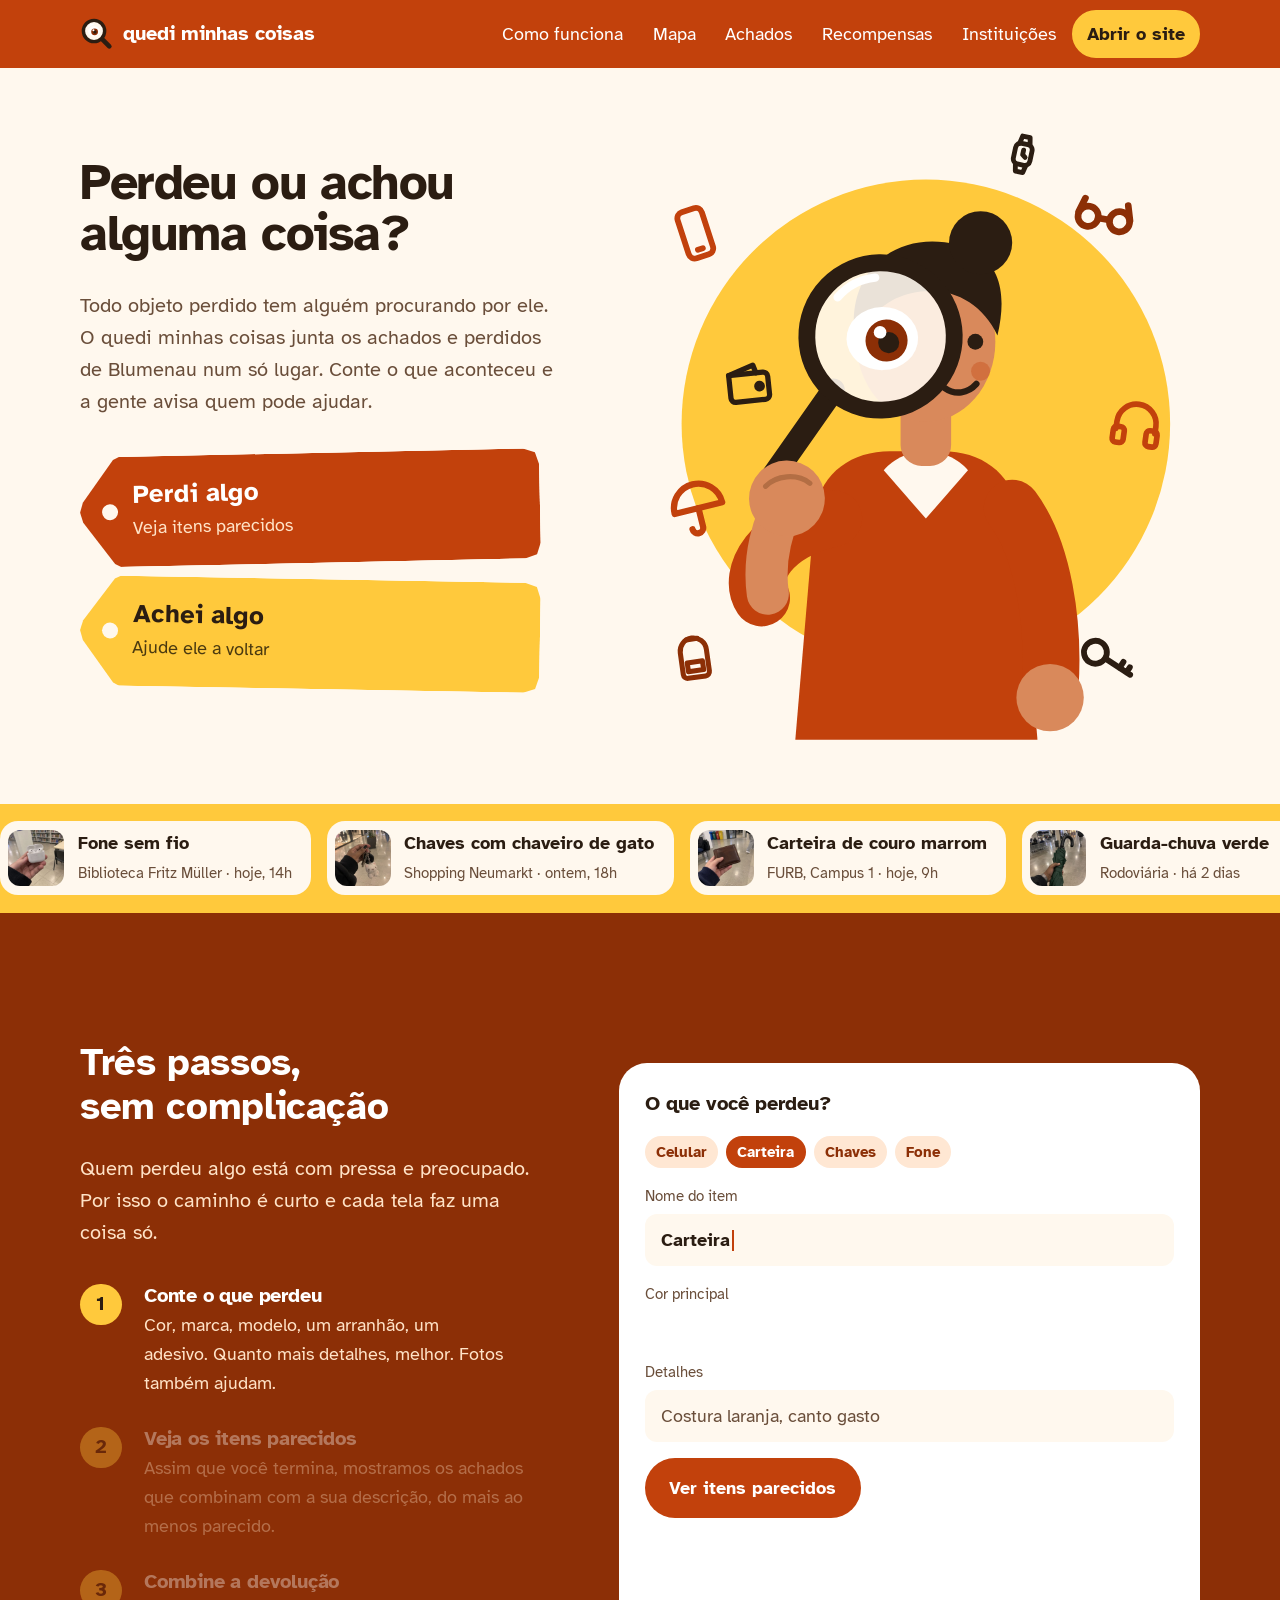
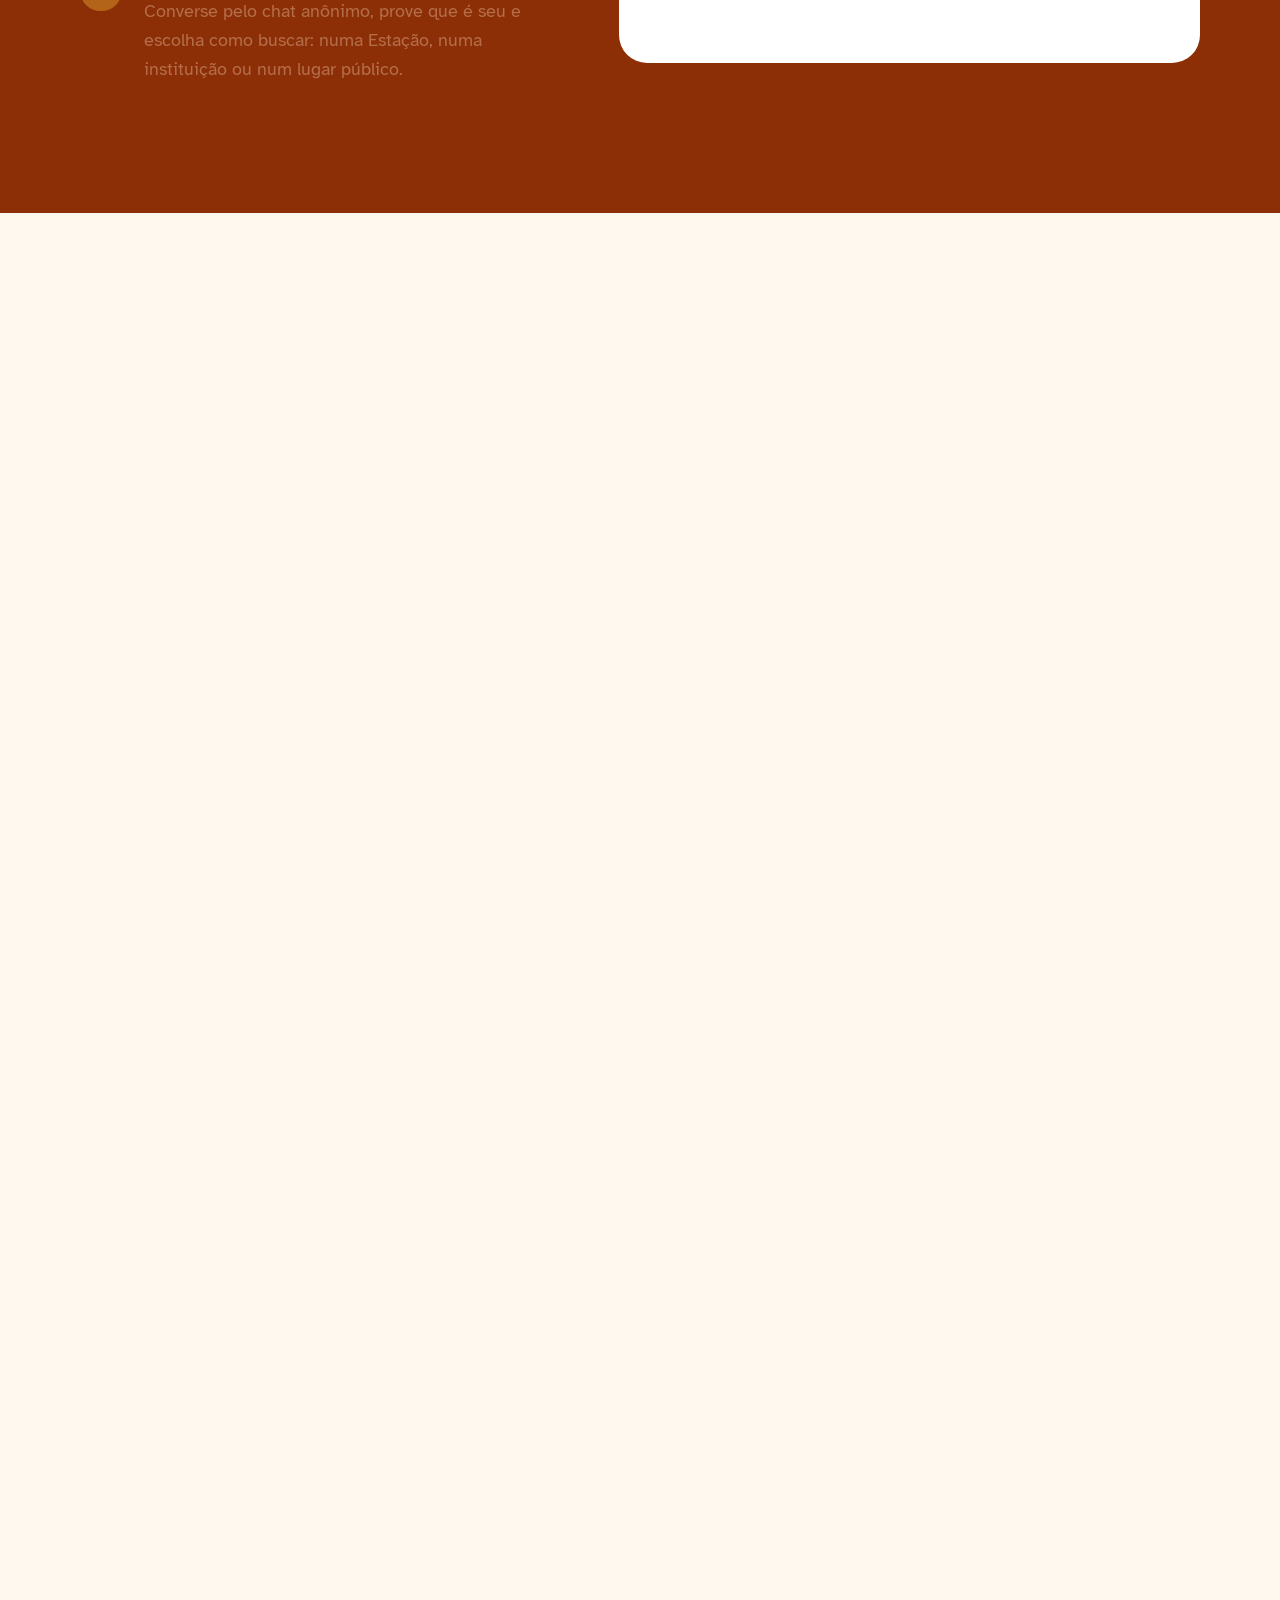
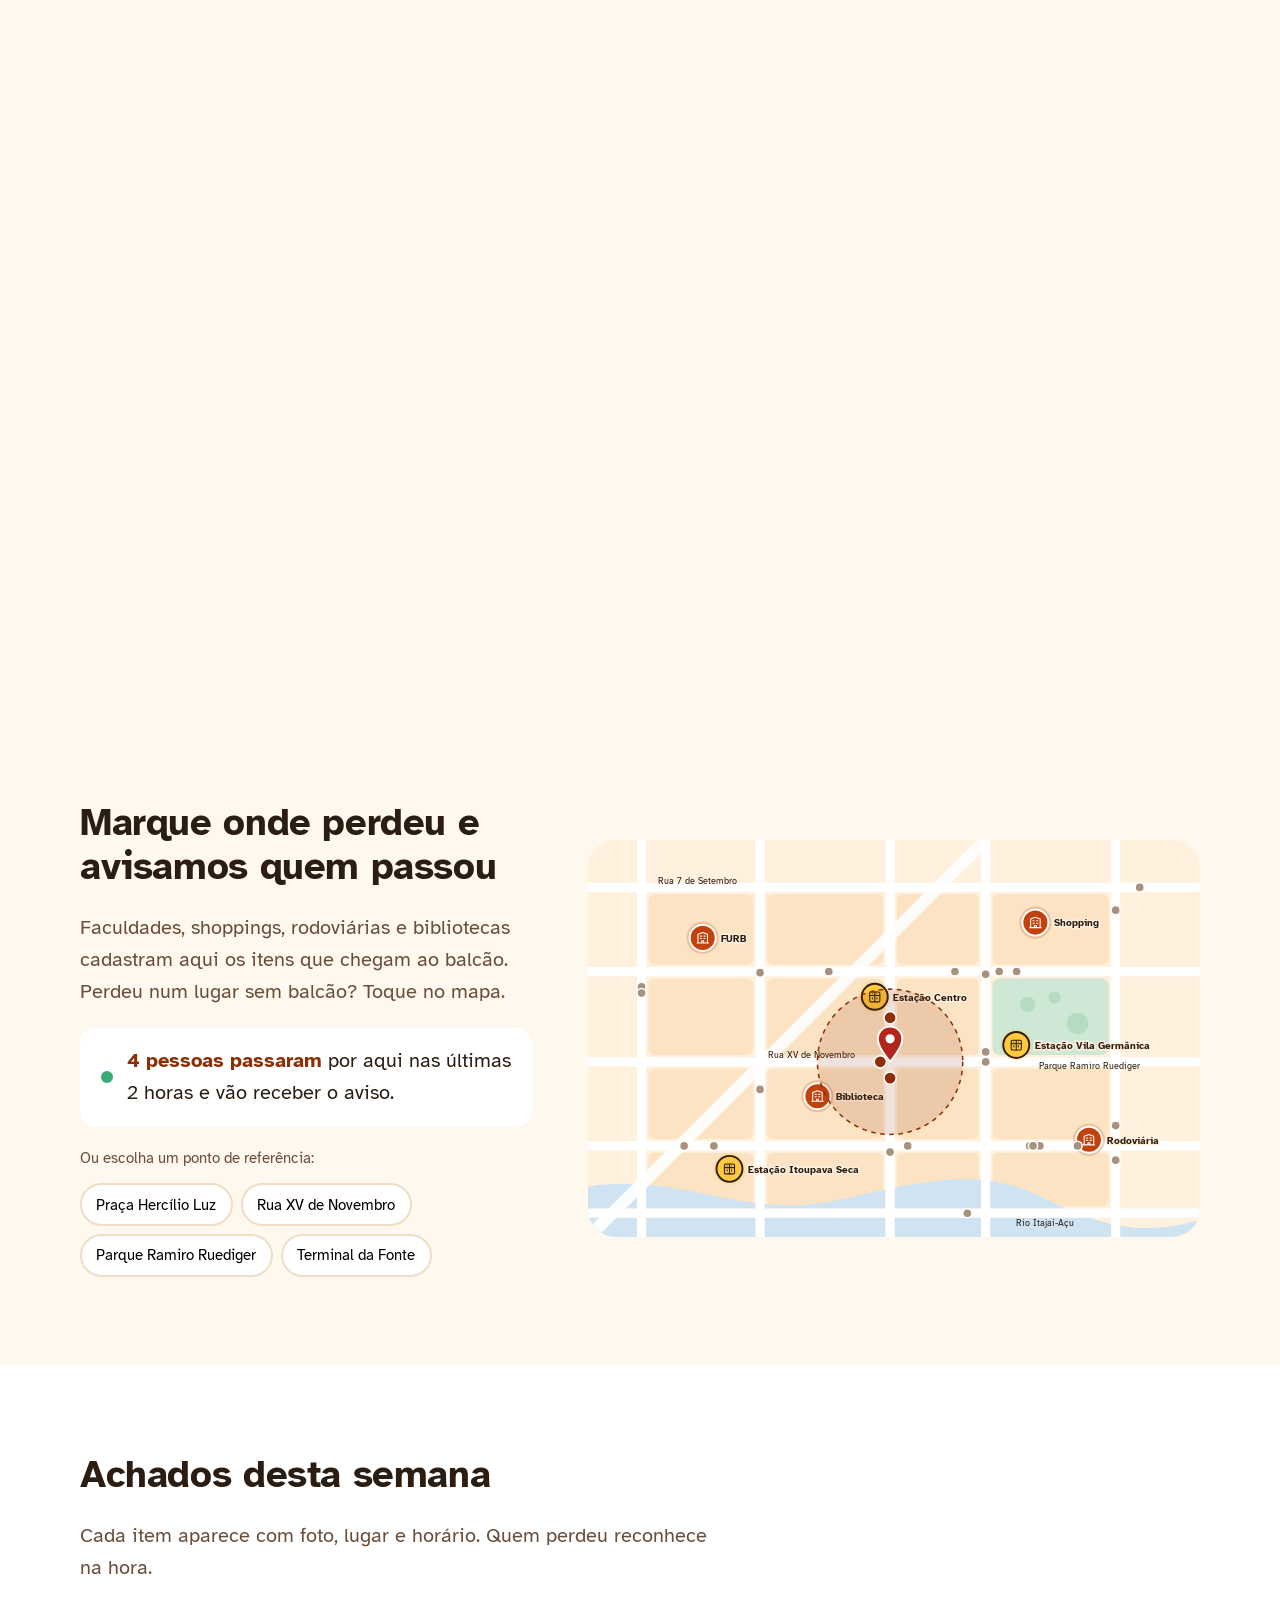
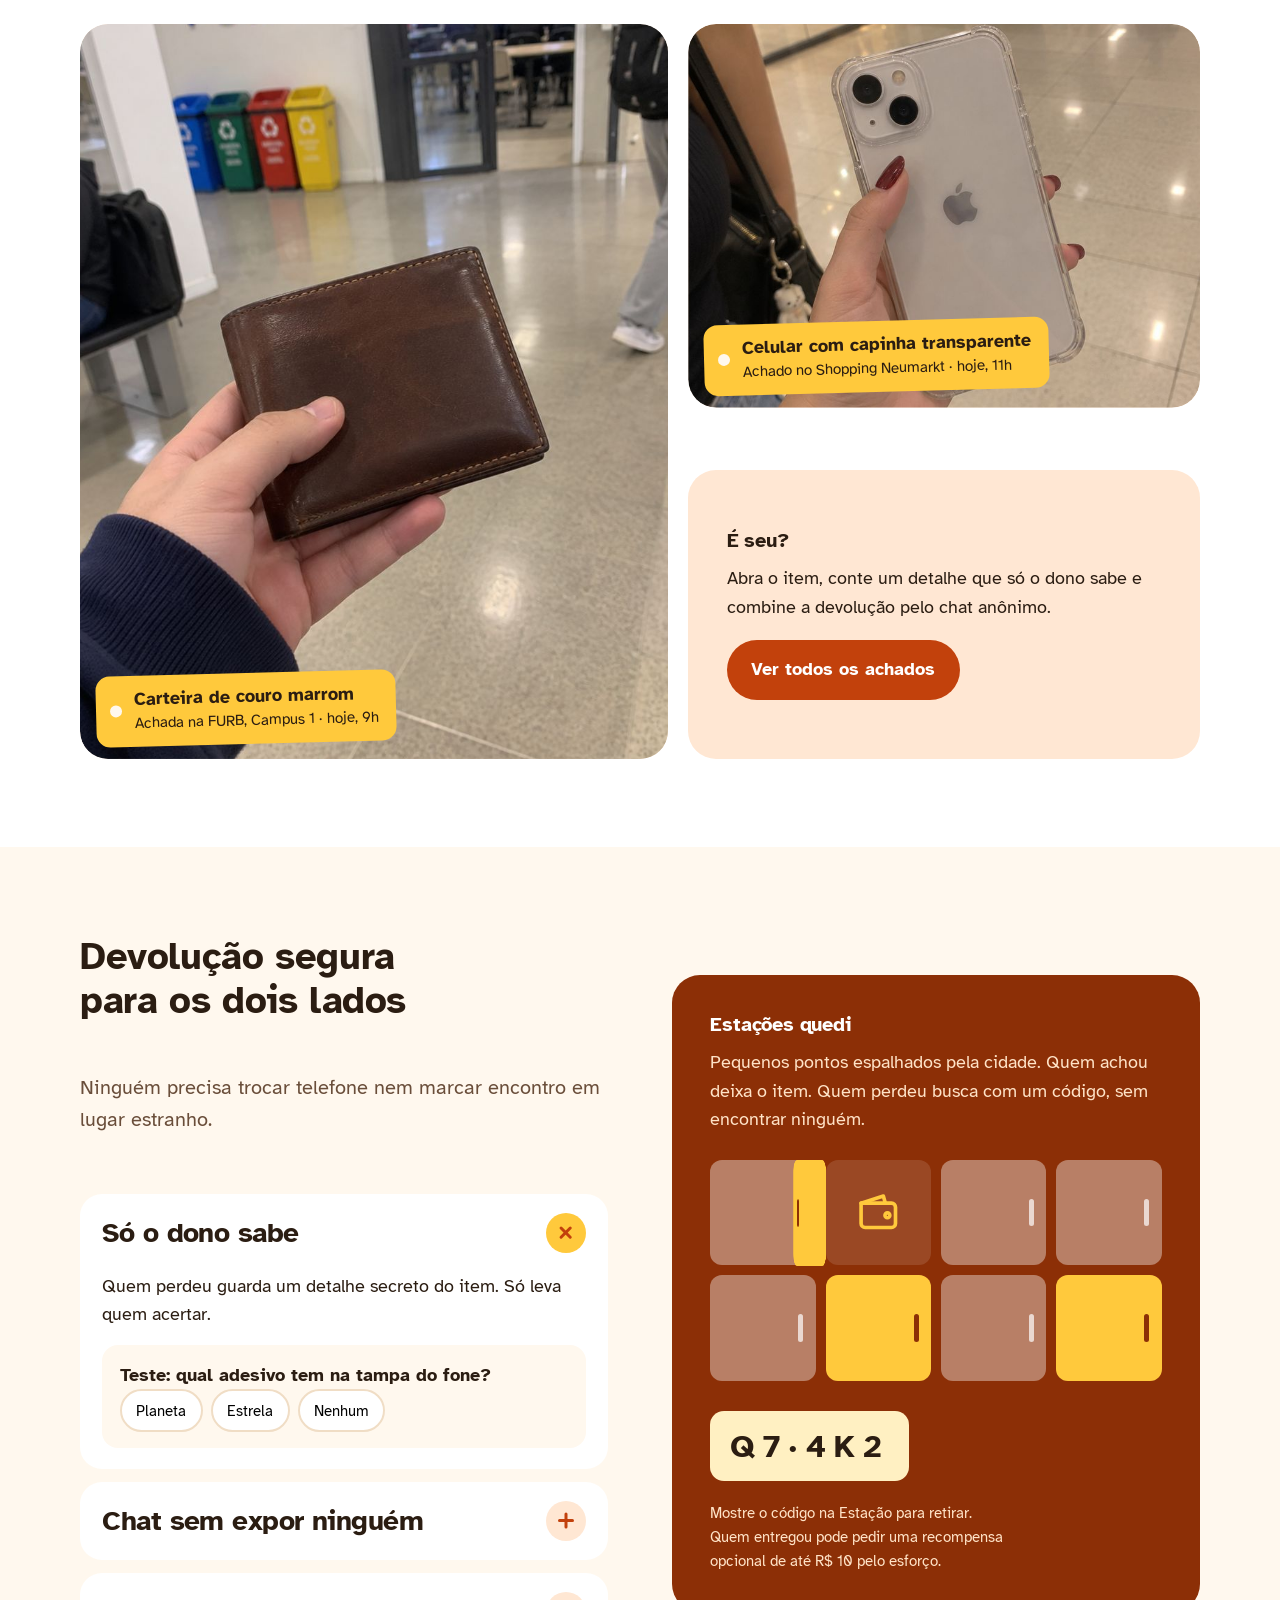
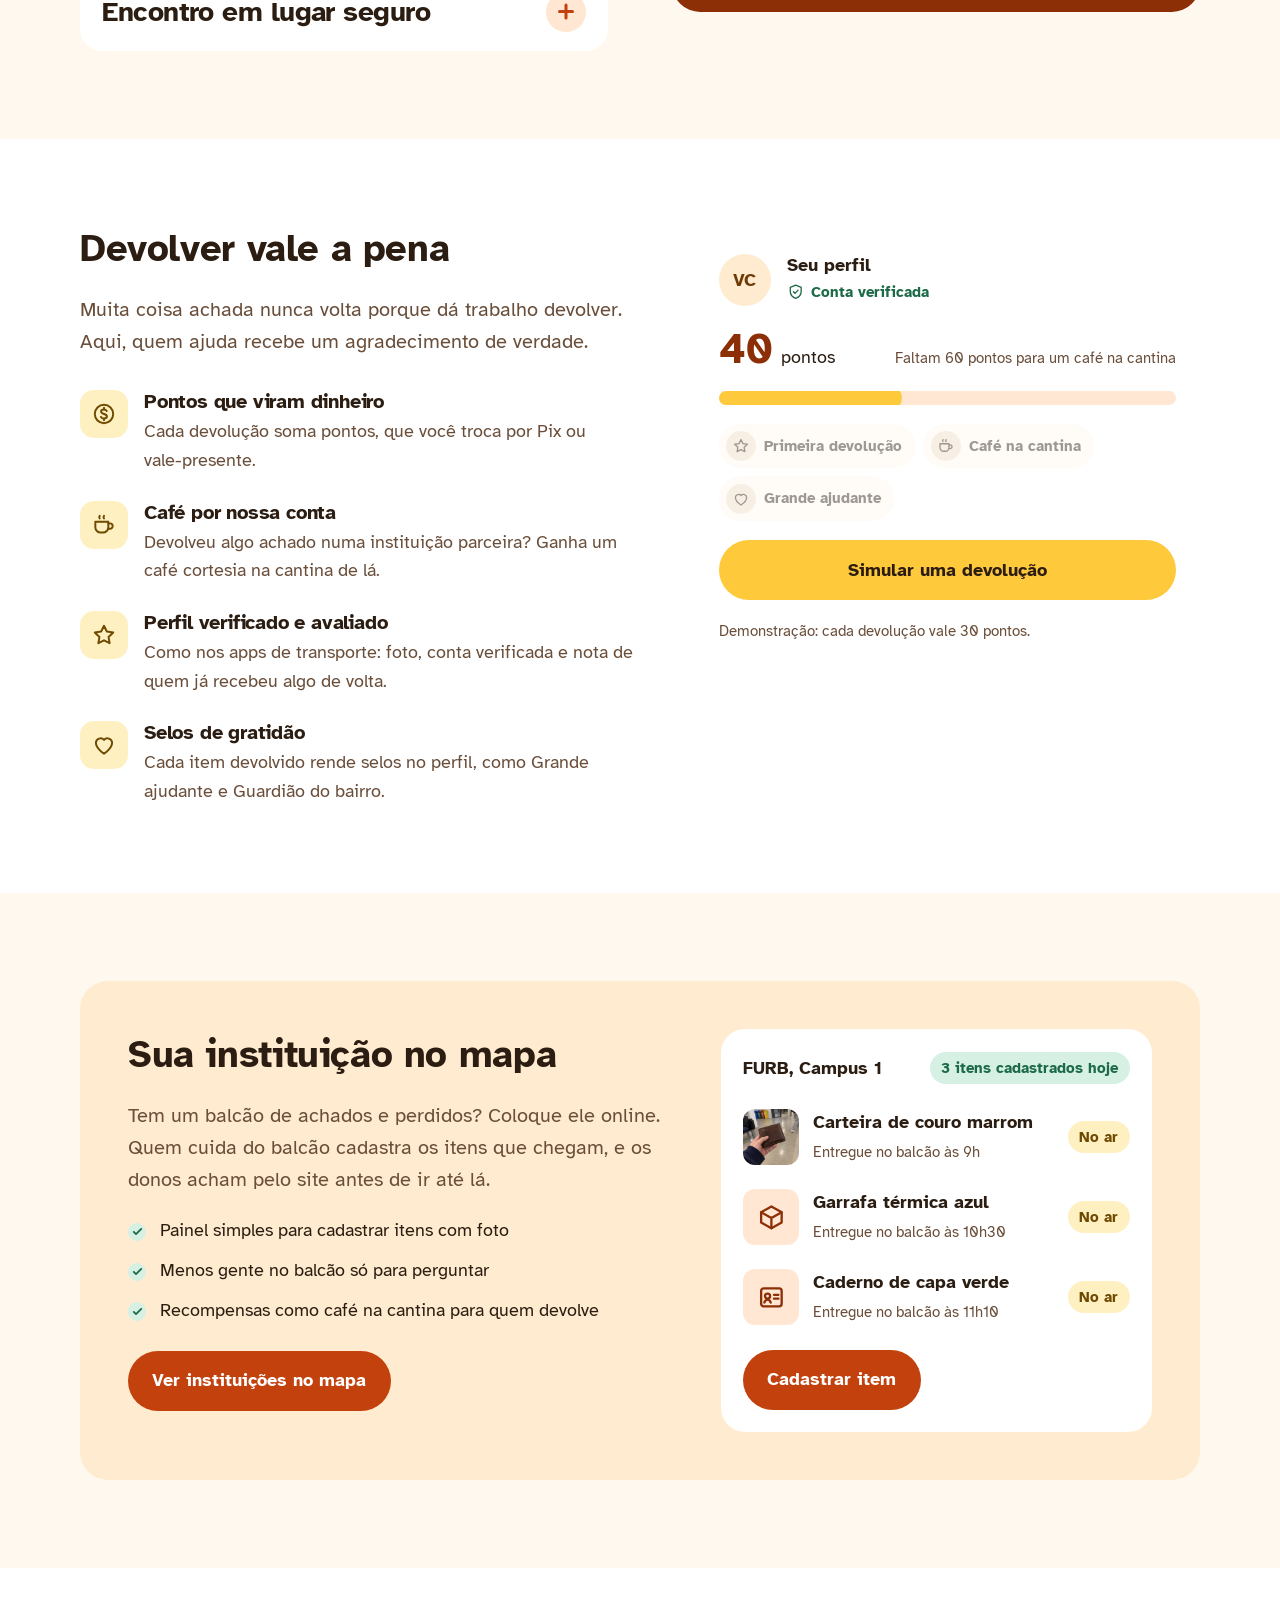
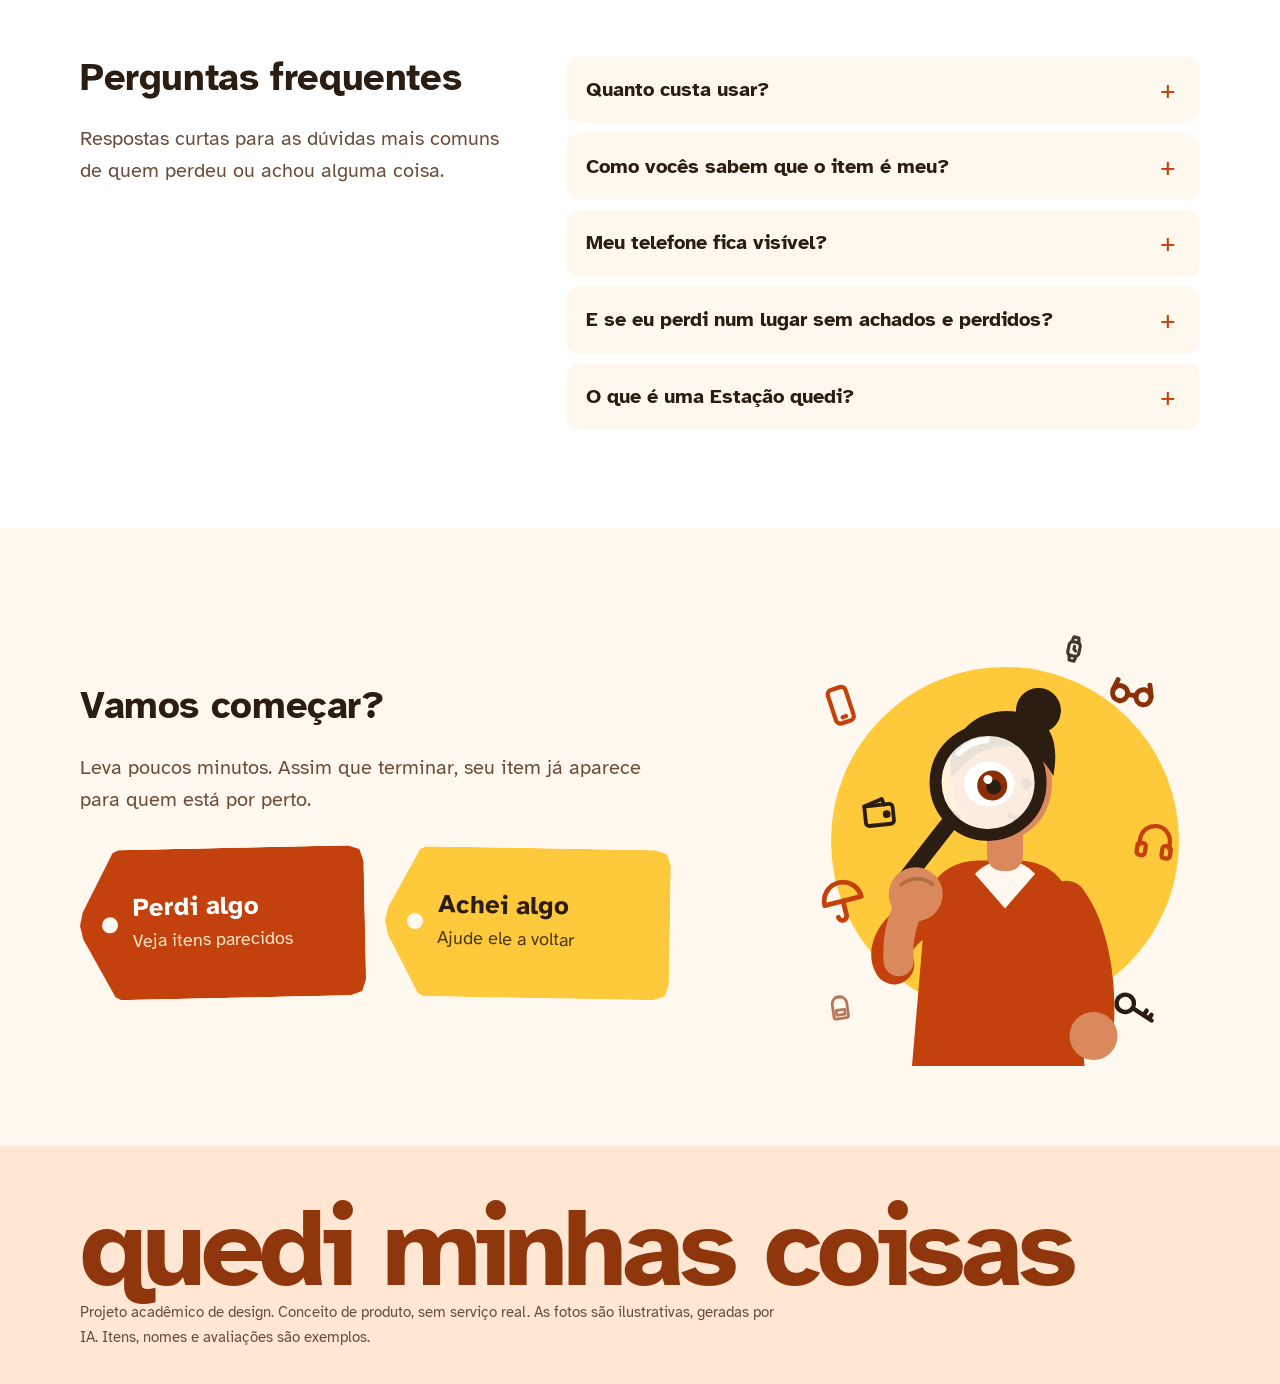
<file: index.html>
<!DOCTYPE html>
<html lang="pt-BR">
<head>
  <meta charset="utf-8">
  <meta name="viewport" content="width=device-width, initial-scale=1">
  <meta name="theme-color" content="#FFF8EE">
  <title>quedi minhas coisas: achados e perdidos de Blumenau num só lugar</title>
  <meta name="description" content="Perdeu ou achou alguma coisa? O quedi minhas coisas junta os achados e perdidos da cidade, encontra itens parecidos com o seu e ajuda na devolução segura.">
  <link rel="preconnect" href="https://fonts.googleapis.com">
  <link rel="preconnect" href="https://fonts.gstatic.com" crossorigin>
  <link href="https://fonts.googleapis.com/css2?family=Atkinson+Hyperlegible:ital,wght@0,400;0,700;1,400&display=swap" rel="stylesheet">
  <link rel="icon" href="favicon.svg" type="image/svg+xml">
  <link rel="stylesheet" href="css/style.css">
  <link rel="stylesheet" href="css/landing.css">
</head>
<body>
  <a class="skip" href="#conteudo">Pular para o conteúdo</a>
  <div class="progress-bar" aria-hidden="true"></div>

  <header class="site-head">
    <div class="wrap">
      <a class="brand" href="index.html" translate="no" data-logo><span class="brand-name">quedi minhas coisas</span></a>
      <nav class="site-nav" aria-label="Principal">
        <a href="#como-funciona">Como funciona</a>
        <a href="#mapa">Mapa</a>
        <a href="#achados">Achados</a>
        <a href="#recompensas">Recompensas</a>
        <a href="#instituicoes">Instituições</a>
        <a class="btn btn-lago btn-small" href="app.html">Abrir o site</a>
      </nav>
    </div>
  </header>

  <main id="conteudo">

    <!-- ===== HERO ===== -->
    <section class="hero">
      <div class="wrap hero-grid">
        <div>
          <h1>Perdeu ou achou alguma coisa?</h1>
          <p class="lead">Todo objeto perdido tem alguém procurando por ele. O quedi minhas coisas junta os achados e perdidos de Blumenau num só lugar. Conte o que aconteceu e a gente avisa quem pode ajudar.</p>
          <div class="tags">
            <a class="tag tag-lost" href="app.html#perdi">
              <span class="tag-text"><span class="tag-title">Perdi algo</span><span class="tag-sub">Veja itens parecidos</span></span>
            </a>
            <a class="tag tag-found" href="app.html#achei">
              <span class="tag-text"><span class="tag-title">Achei algo</span><span class="tag-sub">Ajude ele a voltar</span></span>
            </a>
          </div>
        </div>
        <div class="hero-side">
          <svg class="hero-art" viewBox="0 0 560 600" role="img" aria-label="Ilustração de uma pessoa procurando algo com uma lupa grande no olho direito">
            <!-- fundo e confetes -->
            <circle class="ha-sun" cx="300" cy="300" r="232" fill="#FFC93C"/>
            <g class="ha-bits">
              <g class="ha-bit"><g transform="rotate(-18 81 119)"><svg x="52.0" y="90.0" width="58" height="58" viewBox="0 0 24 24" fill="none" stroke="#C2410C" stroke-width="2.3" stroke-linecap="round" stroke-linejoin="round"><rect x="7" y="2.5" width="10" height="19" rx="2.5"/><path d="M11 18.5h2"/></svg></g></g>
              <g class="ha-bit"><g transform="rotate(10 470 100)"><svg x="437.0" y="67.0" width="66" height="66" viewBox="0 0 24 24" fill="none" stroke="#8C2F06" stroke-width="2.3" stroke-linecap="round" stroke-linejoin="round"><circle cx="6.5" cy="14" r="3.5"/><circle cx="17.5" cy="14" r="3.5"/><path d="M10 14h4M3 13l1.5-5M21 13l-1.5-5"/></svg></g></g>
              <g class="ha-bit"><g transform="rotate(-12 472 522)"><svg x="443.0" y="493.0" width="58" height="58" viewBox="0 0 24 24" fill="none" stroke="#2B1D12" stroke-width="2.3" stroke-linecap="round" stroke-linejoin="round"><circle cx="8" cy="9" r="4.5"/><path d="M11.3 12.2l8.2 8.3M16 17l2-2M18.3 19.3l1.7-1.7"/></svg></g></g>
              <g class="ha-bit"><g transform="rotate(-14 84 380)"><svg x="53.0" y="349.0" width="62" height="62" viewBox="0 0 24 24" fill="none" stroke="#C2410C" stroke-width="2.3" stroke-linecap="round" stroke-linejoin="round"><path d="M3 12a9 9 0 0 1 18 0z"/><path d="M12 12v7a2 2 0 0 1-4 0"/></svg></g></g>
              <g class="ha-bit"><g transform="rotate(8 500 300)"><svg x="472.0" y="272.0" width="56" height="56" viewBox="0 0 24 24" fill="none" stroke="#C2410C" stroke-width="2.3" stroke-linecap="round" stroke-linejoin="round"><path d="M4 15v-3a8 8 0 0 1 16 0v3"/><rect x="3" y="14" width="4.5" height="6.5" rx="1.5"/><rect x="16.5" y="14" width="4.5" height="6.5" rx="1.5"/></svg></g></g>
              <g class="ha-bit"><g transform="rotate(-6 132 262)"><svg x="106.0" y="236.0" width="52" height="52" viewBox="0 0 24 24" fill="none" stroke="#2B1D12" stroke-width="2.3" stroke-linecap="round" stroke-linejoin="round"><path d="M3.5 7.5h15a2 2 0 0 1 2 2v8a2 2 0 0 1-2 2h-13a2 2 0 0 1-2-2z"/><path d="M3.5 7.5l11-3.5 1 3.5"/><circle cx="16.5" cy="13.5" r="1.2"/></svg></g></g>
              <g class="ha-bit"><g transform="rotate(12 392 44)"><svg x="368.0" y="20.0" width="48" height="48" viewBox="0 0 24 24" fill="none" stroke="#2B1D12" stroke-width="2.3" stroke-linecap="round" stroke-linejoin="round"><rect x="8" y="7" width="8" height="10" rx="2.5"/><path d="M9.5 7l.7-3.5h3.6l.7 3.5M9.5 17l.7 3.5h3.6l.7-3.5"/><path d="M12 10v2.2l1.4 1"/></svg></g></g>
              <g class="ha-bit"><g transform="rotate(-8 80 522)"><svg x="55.0" y="497.0" width="50" height="50" viewBox="0 0 24 24" fill="none" stroke="#8C2F06" stroke-width="2.3" stroke-linecap="round" stroke-linejoin="round"><path d="M6 9a6 6 0 0 1 12 0v10a2 2 0 0 1-2 2H8a2 2 0 0 1-2-2z"/><path d="M9.5 3.5h5M8.5 14h7v4h-7z"/></svg></g></g>
            </g>
            <!-- corpo -->
            <g class="ha-body">
              <path d="M176 600l18-212c4-40 34-62 72-62h50c38 0 68 22 72 62l18 212z" fill="#C2410C"/>
              <path d="M300 326c26 0 40 18 40 18l-40 46-40-46s14-18 40-18z" fill="#FFF8EE"/>
              <!-- braço que descansa -->
              <path d="M382 380c30 40 40 110 36 170" fill="none" stroke="#C2410C" stroke-width="54" stroke-linecap="round"/>
              <circle cx="418" cy="560" r="32" fill="#D9895B"/>
              <!-- pescoço e cabeça -->
              <rect x="276" y="270" width="48" height="70" rx="20" fill="#D9895B"/>
              <g class="ha-head">
              <ellipse cx="300" cy="222" rx="66" ry="76" fill="#D9895B"/>
              <path d="M232 214c-6-64 44-98 98-84 40 10 48 44 38 86-16-34-48-48-82-40-20 4-38 20-54 38z" fill="#2B1D12"/>
              <circle cx="352" cy="128" r="30" fill="#2B1D12"/>
              <!-- olho esquerdo e boca -->
              <circle class="ha-eye-l" cx="347" cy="222" r="7.5" fill="#2B1D12"/>
              <circle class="ha-eye-r" cx="266" cy="226" r="7" fill="#2B1D12"/>
              <path class="ha-mouth" d="M318 266c10 7 22 5 30-4" fill="none" stroke="#2B1D12" stroke-width="6" stroke-linecap="round"/>
              <circle class="ha-cheek" cx="352" cy="250" r="9" fill="#C2410C" opacity=".35"/>
              </g>
            </g>
            <!-- braço com a lupa no olho direito -->
            <g class="ha-lens">
              <path d="M214 392c-60 10-84 52-70 74" fill="none" stroke="#C2410C" stroke-width="54" stroke-linecap="round"/>
              <path d="M150 462c-4-34 6-66 20-90" fill="none" stroke="#D9895B" stroke-width="40" stroke-linecap="round"/>
              <path d="M150 360l66-90" stroke="#2B1D12" stroke-width="22" stroke-linecap="round"/>
              <circle cx="170" cy="372" r="36" fill="#D9895B"/>
              <path d="M150 360c10-10 30-12 42-2" fill="none" stroke="#B36E44" stroke-width="5" stroke-linecap="round"/>
              <circle cx="262" cy="220" r="70" fill="#FFF8EE" fill-opacity=".9" stroke="#2B1D12" stroke-width="16"/>
              <g class="ha-eye">
                <ellipse cx="262" cy="222" rx="34" ry="30" fill="#fff"/>
                <circle cx="266" cy="224" r="20" fill="#8C2F06"/>
                <circle cx="268" cy="226" r="10" fill="#2B1D12"/>
                <circle cx="260" cy="216" r="6" fill="#fff"/>
              </g>
              <path d="M222 182a54 54 0 0 1 36-18" fill="none" stroke="#fff" stroke-width="8" stroke-linecap="round"/>
            </g>
          </svg>
        </div>
      </div>
    </section>

    <!-- ===== FAIXA DE ACHADOS ===== -->
    <section class="marquee" aria-label="Itens achados agora">
      <div class="marquee-track">
        <ul class="m-set">
          <li class="m-item"><img src="assets/img/fone-biblioteca-sq.jpg" width="360" height="360" alt=""><span><strong>Fone sem fio</strong><br><small>Biblioteca Fritz Müller · hoje, 14h</small></span></li>
          <li class="m-item"><img src="assets/img/chaves-shopping-sq.jpg" width="360" height="360" alt=""><span><strong>Chaves com chaveiro de gato</strong><br><small>Shopping Neumarkt · ontem, 18h</small></span></li>
          <li class="m-item"><img src="assets/img/carteira-furb-sq.jpg" width="360" height="360" alt=""><span><strong>Carteira de couro marrom</strong><br><small>FURB, Campus 1 · hoje, 9h</small></span></li>
          <li class="m-item"><img src="assets/img/guardachuva-rodoviaria-sq.jpg" width="360" height="360" alt=""><span><strong>Guarda-chuva verde</strong><br><small>Rodoviária · há 2 dias</small></span></li>
          <li class="m-item"><img src="assets/img/celular-shopping-sq.jpg" width="360" height="360" alt=""><span><strong>Celular com capinha transparente</strong><br><small>Shopping Neumarkt · hoje, 11h</small></span></li>
          <li class="m-item"><img src="assets/img/oculos-furb-sq.jpg" width="360" height="360" alt=""><span><strong>Óculos de grau</strong><br><small>FURB, Campus 1 · há 4 dias</small></span></li>
          <li class="m-item"><img src="assets/img/mochila-biblioteca-sq.jpg" width="360" height="360" alt=""><span><strong>Mochila azul-marinho</strong><br><small>Biblioteca Fritz Müller · ontem, 16h</small></span></li>
          <li class="m-item"><img src="assets/img/portacartoes-neumarkt-sq.jpg" width="360" height="360" alt=""><span><strong>Porta-cartões marrom</strong><br><small>Shopping Neumarkt · há 3 dias</small></span></li>
        </ul>
      </div>
    </section>

    <!-- ===== COMO FUNCIONA (tela fixa com o protótipo animado) ===== -->
    <section class="story" id="como-funciona" aria-labelledby="t-story">
      <div class="wrap story-grid">
        <div class="story-text">
          <h2 id="t-story">Três passos, sem complicação</h2>
          <p class="lead">Quem perdeu algo está com pressa e preocupado. Por isso o caminho é curto e cada tela faz uma coisa só.</p>
          <ol class="story-steps">
            <li><h3>Conte o que perdeu</h3><p>Cor, marca, modelo, um arranhão, um adesivo. Quanto mais detalhes, melhor. Fotos também ajudam.</p></li>
            <li><h3>Veja os itens parecidos</h3><p>Assim que você termina, mostramos os achados que combinam com a sua descrição, do mais ao menos parecido.</p></li>
            <li><h3>Combine a devolução</h3><p>Converse pelo chat anônimo, prove que é seu e escolha como buscar: numa Estação, numa instituição ou num lugar público.</p></li>
          </ol>
        </div>

        <div class="story-stage" aria-hidden="true">
          <div class="screen screen-0" data-ui>
            <p class="screen-title">O que você perdeu?</p>
            <div class="chip-row"><span class="chip">Celular</span><span class="chip is-pick">Carteira</span><span class="chip">Chaves</span><span class="chip">Fone</span></div>
            <div class="mock-field"><span class="mock-label">Nome do item</span><span class="mock-input"><span data-type>Carteira de couro marrom</span><i class="caret"></i></span></div>
            <div class="mock-field"><span class="mock-label">Cor principal</span><div class="dots"><i style="--c:#222"></i><i style="--c:#fff"></i><i style="--c:#2F6DB5"></i><i class="is-pick" style="--c:#8A5A3B"></i><i style="--c:#C8413B"></i></div></div>
            <div class="mock-field"><span class="mock-label">Detalhes</span><span class="mock-input mock-soft">Costura laranja, canto gasto</span></div>
            <span class="btn btn-lago mock-btn">Ver itens parecidos</span>
          </div>

          <div class="screen screen-1" data-ui>
            <div class="hope"><span class="hope-dot"></span><span>Encontramos <strong>3 itens parecidos</strong> com a sua carteira.</span></div>
            <ul class="mock-list">
              <li class="match-row"><img class="thumb-photo" src="assets/img/carteira-furb-sq.jpg" width="360" height="360" alt=""><div><strong>Carteira de couro marrom</strong><br><span class="muted small">FURB · hoje, 9h</span><div class="bar"><span style="--p:.94"></span></div></div><div class="match-pct"><span data-pct="94">94%</span><small>parecido</small></div></li>
              <li class="match-row"><img class="thumb-photo" src="assets/img/carteira-rodoviaria-sq.jpg" width="360" height="360" alt=""><div><strong>Carteira preta com zíper</strong><br><span class="muted small">Rodoviária · 2 dias</span><div class="bar"><span style="--p:.63"></span></div></div><div class="match-pct"><span data-pct="63">63%</span><small>parecido</small></div></li>
              <li class="match-row"><img class="thumb-photo" src="assets/img/portacartoes-neumarkt-sq.jpg" width="360" height="360" alt=""><div><strong>Porta-cartões marrom</strong><br><span class="muted small">Shopping Neumarkt · 3 dias</span><div class="bar"><span style="--p:.48"></span></div></div><div class="match-pct"><span data-pct="48">48%</span><small>parecido</small></div></li>
            </ul>
          </div>

          <div class="screen screen-2" data-ui>
            <div class="chip chip-menta">Dono confirmado</div>
            <div class="chat-mock">
              <div class="msg them"><small>Marina (quem achou)</small>Achei hoje cedo na FURB e guardei direitinho.</div>
              <div class="msg me"><small>Você</small>Que alívio! Posso buscar numa Estação?</div>
              <div class="msg them"><small>Marina (quem achou)</small>Pode sim. Deixo lá até as 18h.</div>
            </div>
            <div class="pickup">
              <div class="code">Q7·4K2</div>
              <p class="muted small">Código de retirada na Estação quedi Centro, na Rua XV de Novembro</p>
            </div>
          </div>
        </div>
      </div>
    </section>

    <!-- ===== MAPA VIVO ===== -->
    <section class="section" id="mapa" aria-labelledby="t-mapa">
      <div class="wrap map-live">
        <div class="map-copy">
          <h2 id="t-mapa" data-reveal>Marque onde perdeu e avisamos quem passou</h2>
          <p class="lead" data-reveal>Faculdades, shoppings, rodoviárias e bibliotecas cadastram aqui os itens que chegam ao balcão. Perdeu num lugar sem balcão? Toque no mapa.</p>
          <div class="hope hope-big" data-reveal aria-live="polite">
            <span class="hope-dot" aria-hidden="true"></span>
            <span id="notified">Toque no mapa para ver quantas pessoas seriam avisadas.</span>
          </div>
          <p class="muted small" data-reveal style="margin:1.2rem 0 .6rem">Ou escolha um ponto de referência:</p>
          <div class="landmarks" id="landmarks" data-reveal></div>
        </div>
        <div class="map-live-box" id="live-map" data-reveal></div>
      </div>
    </section>

    <!-- ===== ACHADOS DA SEMANA ===== -->
    <section class="section section-alt" id="achados" aria-labelledby="t-achados">
      <div class="wrap">
        <div class="section-head">
          <h2 id="t-achados" data-reveal>Achados desta semana</h2>
          <p class="lead" data-reveal>Cada item aparece com foto, lugar e horário. Quem perdeu reconhece na hora.</p>
        </div>
        <div class="found-wall">
          <figure class="found-big">
            <img src="assets/img/carteira-furb.jpg" width="960" height="1280" loading="lazy" alt="Mão segurando uma carteira de couro marrom no saguão da FURB">
            <figcaption class="photo-tag">Carteira de couro marrom<br><span>Achada na FURB, Campus 1 · hoje, 9h</span></figcaption>
          </figure>
          <figure class="found-small">
            <img src="assets/img/celular-shopping.jpg" width="960" height="1280" loading="lazy" alt="Mão segurando um celular branco com capinha transparente num corredor de shopping">
            <figcaption class="photo-tag">Celular com capinha transparente<br><span>Achado no Shopping Neumarkt · hoje, 11h</span></figcaption>
          </figure>
          <div class="found-note" data-reveal>
            <h3>É seu?</h3>
            <p>Abra o item, conte um detalhe que só o dono sabe e combine a devolução pelo chat anônimo.</p>
            <a class="btn btn-lago" href="app.html#inicio">Ver todos os achados</a>
          </div>
        </div>
      </div>
    </section>

    <!-- ===== DEVOLUÇÃO SEGURA + ESTAÇÃO ===== -->
    <section class="section" id="seguranca" aria-labelledby="t-seg">
      <div class="wrap station-grid">
        <div class="station-copy">
          <h2 id="t-seg" data-reveal>Devolução segura para os dois lados</h2>
          <p class="lead" data-reveal>Ninguém precisa trocar telefone nem marcar encontro em lugar estranho.</p>
          <div class="safe" data-reveal>
            <div class="safe-item is-open">
              <h3><button type="button" class="safe-btn" aria-expanded="true" aria-controls="safe-1" id="safe-b1">Só o dono sabe<span class="safe-plus" aria-hidden="true"></span></button></h3>
              <div class="safe-body" id="safe-1" role="region" aria-labelledby="safe-b1"><div class="safe-inner">
                <p>Quem perdeu guarda um detalhe secreto do item. Só leva quem acertar.</p>
                <div class="safe-demo" data-ui>
                  <p class="safe-q">Teste: qual adesivo tem na tampa do fone?</p>
                  <div class="safe-opts">
                    <button type="button" class="map-filter" data-ans="0">Planeta</button>
                    <button type="button" class="map-filter" data-ans="1">Estrela</button>
                    <button type="button" class="map-filter" data-ans="0">Nenhum</button>
                  </div>
                  <p class="safe-res" aria-live="polite"></p>
                </div>
              </div></div>
            </div>
            <div class="safe-item">
              <h3><button type="button" class="safe-btn" aria-expanded="false" aria-controls="safe-2" id="safe-b2">Chat sem expor ninguém<span class="safe-plus" aria-hidden="true"></span></button></h3>
              <div class="safe-body" id="safe-2" role="region" aria-labelledby="safe-b2"><div class="safe-inner">
                <p>Vocês combinam tudo pelo site. Telefone e endereço ficam escondidos.</p>
                <div class="safe-demo safe-chat" data-ui>
                  <p class="bubble them"><b>M.</b> Achei seu fone na biblioteca!</p>
                  <p class="bubble me"><b>Você</b> Que alívio! Meu número é <span class="masked">(47) 9••••-••••</span></p>
                  <p class="safe-res is-ok">Dados pessoais escondidos automaticamente.</p>
                </div>
              </div></div>
            </div>
            <div class="safe-item">
              <h3><button type="button" class="safe-btn" aria-expanded="false" aria-controls="safe-3" id="safe-b3">Encontro em lugar seguro<span class="safe-plus" aria-hidden="true"></span></button></h3>
              <div class="safe-body" id="safe-3" role="region" aria-labelledby="safe-b3"><div class="safe-inner">
                <p>Se forem se encontrar, sugerimos lugares movimentados e horário comercial.</p>
                <div class="safe-demo" data-ui>
                  <p class="safe-q">Escolha onde combinar:</p>
                  <div class="safe-opts">
                    <button type="button" class="map-filter" data-meet="Shopping Neumarkt, às 15h">Shopping, 15h</button>
                    <button type="button" class="map-filter" data-meet="Biblioteca Fritz Müller, às 10h">Biblioteca, 10h</button>
                    <button type="button" class="map-filter" data-meet="Estação quedi Centro, quando quiser">Estação quedi</button>
                  </div>
                  <p class="safe-res" aria-live="polite"></p>
                </div>
              </div></div>
            </div>
          </div>
        </div>

        <div class="station-card" data-reveal>
          <h3>Estações quedi</h3>
          <p>Pequenos pontos espalhados pela cidade. Quem achou deixa o item. Quem perdeu busca com um código, sem encontrar ninguém.</p>
          <div class="lockers-live" role="group" aria-label="Compartimentos de uma Estação quedi. Toque para abrir.">
            <button class="locker" type="button" aria-expanded="false" aria-label="Abrir compartimento vazio"><span class="inside"></span><span class="door"></span></button>
            <button class="locker is-full" type="button" aria-expanded="false" aria-label="Abrir compartimento com uma carteira"><span class="inside" data-icon="carteira"></span><span class="door"></span></button>
            <button class="locker" type="button" aria-expanded="false" aria-label="Abrir compartimento vazio"><span class="inside"></span><span class="door"></span></button>
            <button class="locker" type="button" aria-expanded="false" aria-label="Abrir compartimento vazio"><span class="inside"></span><span class="door"></span></button>
            <button class="locker" type="button" aria-expanded="false" aria-label="Abrir compartimento vazio"><span class="inside"></span><span class="door"></span></button>
            <button class="locker is-full" type="button" aria-expanded="false" aria-label="Abrir compartimento com chaves"><span class="inside" data-icon="chaves"></span><span class="door"></span></button>
            <button class="locker" type="button" aria-expanded="false" aria-label="Abrir compartimento vazio"><span class="inside"></span><span class="door"></span></button>
            <button class="locker is-full" type="button" aria-expanded="false" aria-label="Abrir compartimento com um fone"><span class="inside" data-icon="fone"></span><span class="door"></span></button>
          </div>
          <div class="station-foot">
            <div>
              <div class="code" id="station-code" role="img" aria-label="Código de retirada: Q 7, 4, K 2">Q7·4K2</div>
            </div>
            <p class="small">Mostre o código na Estação para retirar. Quem entregou pode pedir uma recompensa opcional de até R$ 10 pelo esforço.</p>
          </div>
        </div>
      </div>
    </section>

    <!-- ===== RECOMPENSAS ===== -->
    <section class="section section-alt" id="recompensas" aria-labelledby="t-rec">
      <div class="wrap rewards">
        <div>
          <h2 id="t-rec" data-reveal>Devolver vale a pena</h2>
          <p class="lead" data-reveal>Muita coisa achada nunca volta porque dá trabalho devolver. Aqui, quem ajuda recebe um agradecimento de verdade.</p>
          <ul class="reward-list">
            <li data-reveal><div class="ico" data-icon="moeda"></div><div><h3>Pontos que viram dinheiro</h3><p>Cada devolução soma pontos, que você troca por Pix ou vale-presente.</p></div></li>
            <li data-reveal><div class="ico" data-icon="cafe"></div><div><h3>Café por nossa conta</h3><p>Devolveu algo achado numa instituição parceira? Ganha um café cortesia na cantina de lá.</p></div></li>
            <li data-reveal><div class="ico" data-icon="estrela"></div><div><h3>Perfil verificado e avaliado</h3><p>Como nos apps de transporte: foto, conta verificada e nota de quem já recebeu algo de volta.</p></div></li>
            <li data-reveal><div class="ico" data-icon="coracao"></div><div><h3>Selos de gratidão</h3><p>Cada item devolvido rende selos no perfil, como Grande ajudante e Guardião do bairro.</p></div></li>
          </ul>
        </div>

        <div class="panel rewards-live" data-ui data-reveal>
          <div class="profile-top">
            <div class="avatar">VC</div>
            <div><strong>Seu perfil</strong><br><span class="verified" data-icon-inline="escudo">Conta verificada</span></div>
          </div>
          <div class="points-row">
            <div class="points"><b id="pts">40</b><span>pontos</span></div>
            <span class="muted small" id="pts-next" aria-live="polite">Faltam 60 pontos para um café na cantina</span>
          </div>
          <div class="meter" role="progressbar" aria-valuemin="0" aria-valuemax="100" aria-valuenow="40" aria-label="Progresso até o café na cantina"><span id="meter-fill"></span></div>
          <div class="seals" id="seals">
            <span class="seal is-locked" data-need="1"><i data-icon="estrela"></i>Primeira devolução</span>
            <span class="seal is-locked" data-need="2"><i data-icon="cafe"></i>Café na cantina</span>
            <span class="seal is-locked" data-need="5"><i data-icon="coracao"></i>Grande ajudante</span>
          </div>
          <button class="btn btn-sol" type="button" id="sim-return">Simular uma devolução</button>
          <p class="hint">Demonstração: cada devolução vale 30 pontos.</p>
        </div>
      </div>
    </section>

    <!-- ===== INSTITUIÇÕES ===== -->
    <section class="section" id="instituicoes" aria-labelledby="t-inst">
      <div class="wrap">
        <div class="inst">
          <div>
            <h2 id="t-inst" data-reveal>Sua instituição no mapa</h2>
            <p class="lead" data-reveal>Tem um balcão de achados e perdidos? Coloque ele online. Quem cuida do balcão cadastra os itens que chegam, e os donos acham pelo site antes de ir até lá.</p>
            <ul class="checks" data-reveal>
              <li>Painel simples para cadastrar itens com foto</li>
              <li>Menos gente no balcão só para perguntar</li>
              <li>Recompensas como café na cantina para quem devolve</li>
            </ul>
            <p style="margin-top:1.6rem" data-reveal><a class="btn btn-lago" href="app.html#mapa">Ver instituições no mapa</a></p>
          </div>
          <div class="inst-panel" data-ui aria-label="Exemplo do painel da instituição">
            <div class="inst-head"><strong>FURB, Campus 1</strong><span class="chip chip-menta">3 itens cadastrados hoje</span></div>
            <ul class="inst-list">
              <li><img class="thumb-photo" src="assets/img/carteira-furb-sq.jpg" width="360" height="360" alt=""><div><strong>Carteira de couro marrom</strong><br><span class="muted small">Entregue no balcão às 9h</span></div><span class="chip chip-sol">No ar</span></li>
              <li><div class="thumb" data-icon="outro"></div><div><strong>Garrafa térmica azul</strong><br><span class="muted small">Entregue no balcão às 10h30</span></div><span class="chip chip-sol">No ar</span></li>
              <li><div class="thumb" data-icon="documentos"></div><div><strong>Caderno de capa verde</strong><br><span class="muted small">Entregue no balcão às 11h10</span></div><span class="chip chip-sol">No ar</span></li>
            </ul>
            <span class="btn btn-lago mock-btn">Cadastrar item</span>
          </div>
        </div>
      </div>
    </section>

    <!-- ===== FAQ ===== -->
    <section class="section section-alt" aria-labelledby="t-faq">
      <div class="wrap faq-grid">
        <div class="section-head">
          <h2 id="t-faq" data-reveal>Perguntas frequentes</h2>
          <p class="lead" data-reveal>Respostas curtas para as dúvidas mais comuns de quem perdeu ou achou alguma coisa.</p>
        </div>
        <div class="faq" data-reveal>
          <details>
            <summary>Quanto custa usar?</summary>
            <p>Cadastrar um item perdido ou achado é de graça. A única taxa é a recompensa opcional de até R$ 10 que quem achou pode pedir ao deixar o item numa Estação.</p>
          </details>
          <details>
            <summary>Como vocês sabem que o item é meu?</summary>
            <p>No cadastro, você guarda uma característica que não aparece para ninguém. Para retirar o item, você precisa acertar esse detalhe ou mandar uma foto em que o item aparece.</p>
          </details>
          <details>
            <summary>Meu telefone fica visível?</summary>
            <p>Não. Toda conversa acontece pelo chat anônimo do site. Você decide se quer compartilhar mais alguma coisa.</p>
          </details>
          <details>
            <summary>E se eu perdi num lugar sem achados e perdidos?</summary>
            <p>Marque no mapa onde acha que perdeu, com dia e hora. As pessoas que passaram perto desse ponto recebem um aviso para ficar de olho.</p>
          </details>
          <details>
            <summary>O que é uma Estação quedi?</summary>
            <p>Um ponto físico pequeno que serve para a cidade toda: quem achou deixa o item lá, e o dono busca com um código.</p>
          </details>
        </div>
      </div>
    </section>

    <!-- ===== FINAL ===== -->
    <section class="section final" aria-labelledby="t-final">
      <div class="wrap final-grid">
        <div>
        <h2 id="t-final" data-reveal>Vamos começar?</h2>
        <p class="lead" data-reveal>Leva poucos minutos. Assim que terminar, seu item já aparece para quem está por perto.</p>
        <div class="tags" data-reveal>
          <a class="tag tag-lost" href="app.html#perdi"><span class="tag-text"><span class="tag-title">Perdi algo</span><span class="tag-sub">Veja itens parecidos</span></span></a>
          <a class="tag tag-found" href="app.html#achei"><span class="tag-text"><span class="tag-title">Achei algo</span><span class="tag-sub">Ajude ele a voltar</span></span></a>
        </div>
        </div>
        <div class="final-side">
          <svg class="hero-art final-art" viewBox="0 0 560 600" aria-hidden="true">
            <!-- fundo e confetes -->
            <circle class="ha-sun" cx="300" cy="300" r="232" fill="#FFC93C"/>
            <g class="ha-bits">
              <g class="ha-bit"><g transform="rotate(-18 81 119)"><svg x="52.0" y="90.0" width="58" height="58" viewBox="0 0 24 24" fill="none" stroke="#C2410C" stroke-width="2.3" stroke-linecap="round" stroke-linejoin="round"><rect x="7" y="2.5" width="10" height="19" rx="2.5"/><path d="M11 18.5h2"/></svg></g></g>
              <g class="ha-bit"><g transform="rotate(10 470 100)"><svg x="437.0" y="67.0" width="66" height="66" viewBox="0 0 24 24" fill="none" stroke="#8C2F06" stroke-width="2.3" stroke-linecap="round" stroke-linejoin="round"><circle cx="6.5" cy="14" r="3.5"/><circle cx="17.5" cy="14" r="3.5"/><path d="M10 14h4M3 13l1.5-5M21 13l-1.5-5"/></svg></g></g>
              <g class="ha-bit"><g transform="rotate(-12 472 522)"><svg x="443.0" y="493.0" width="58" height="58" viewBox="0 0 24 24" fill="none" stroke="#2B1D12" stroke-width="2.3" stroke-linecap="round" stroke-linejoin="round"><circle cx="8" cy="9" r="4.5"/><path d="M11.3 12.2l8.2 8.3M16 17l2-2M18.3 19.3l1.7-1.7"/></svg></g></g>
              <g class="ha-bit"><g transform="rotate(-14 84 380)"><svg x="53.0" y="349.0" width="62" height="62" viewBox="0 0 24 24" fill="none" stroke="#C2410C" stroke-width="2.3" stroke-linecap="round" stroke-linejoin="round"><path d="M3 12a9 9 0 0 1 18 0z"/><path d="M12 12v7a2 2 0 0 1-4 0"/></svg></g></g>
              <g class="ha-bit"><g transform="rotate(8 500 300)"><svg x="472.0" y="272.0" width="56" height="56" viewBox="0 0 24 24" fill="none" stroke="#C2410C" stroke-width="2.3" stroke-linecap="round" stroke-linejoin="round"><path d="M4 15v-3a8 8 0 0 1 16 0v3"/><rect x="3" y="14" width="4.5" height="6.5" rx="1.5"/><rect x="16.5" y="14" width="4.5" height="6.5" rx="1.5"/></svg></g></g>
              <g class="ha-bit"><g transform="rotate(-6 132 262)"><svg x="106.0" y="236.0" width="52" height="52" viewBox="0 0 24 24" fill="none" stroke="#2B1D12" stroke-width="2.3" stroke-linecap="round" stroke-linejoin="round"><path d="M3.5 7.5h15a2 2 0 0 1 2 2v8a2 2 0 0 1-2 2h-13a2 2 0 0 1-2-2z"/><path d="M3.5 7.5l11-3.5 1 3.5"/><circle cx="16.5" cy="13.5" r="1.2"/></svg></g></g>
              <g class="ha-bit"><g transform="rotate(12 392 44)"><svg x="368.0" y="20.0" width="48" height="48" viewBox="0 0 24 24" fill="none" stroke="#2B1D12" stroke-width="2.3" stroke-linecap="round" stroke-linejoin="round"><rect x="8" y="7" width="8" height="10" rx="2.5"/><path d="M9.5 7l.7-3.5h3.6l.7 3.5M9.5 17l.7 3.5h3.6l.7-3.5"/><path d="M12 10v2.2l1.4 1"/></svg></g></g>
              <g class="ha-bit"><g transform="rotate(-8 80 522)"><svg x="55.0" y="497.0" width="50" height="50" viewBox="0 0 24 24" fill="none" stroke="#8C2F06" stroke-width="2.3" stroke-linecap="round" stroke-linejoin="round"><path d="M6 9a6 6 0 0 1 12 0v10a2 2 0 0 1-2 2H8a2 2 0 0 1-2-2z"/><path d="M9.5 3.5h5M8.5 14h7v4h-7z"/></svg></g></g>
            </g>
            <!-- corpo -->
            <g class="ha-body">
              <path d="M176 600l18-212c4-40 34-62 72-62h50c38 0 68 22 72 62l18 212z" fill="#C2410C"/>
              <path d="M300 326c26 0 40 18 40 18l-40 46-40-46s14-18 40-18z" fill="#FFF8EE"/>
              <!-- braço que descansa -->
              <path d="M382 380c30 40 40 110 36 170" fill="none" stroke="#C2410C" stroke-width="54" stroke-linecap="round"/>
              <circle cx="418" cy="560" r="32" fill="#D9895B"/>
              <!-- pescoço e cabeça -->
              <rect x="276" y="270" width="48" height="70" rx="20" fill="#D9895B"/>
              <g class="ha-head">
              <ellipse cx="300" cy="222" rx="66" ry="76" fill="#D9895B"/>
              <path d="M232 214c-6-64 44-98 98-84 40 10 48 44 38 86-16-34-48-48-82-40-20 4-38 20-54 38z" fill="#2B1D12"/>
              <circle cx="352" cy="128" r="30" fill="#2B1D12"/>
              <!-- olho esquerdo e boca -->
              <circle class="ha-eye-l" cx="347" cy="222" r="7.5" fill="#2B1D12"/>
              <circle class="ha-eye-r" cx="266" cy="226" r="7" fill="#2B1D12"/>
              <path class="ha-mouth" d="M318 266c10 7 22 5 30-4" fill="none" stroke="#2B1D12" stroke-width="6" stroke-linecap="round"/>
              <circle class="ha-cheek" cx="352" cy="250" r="9" fill="#C2410C" opacity=".35"/>
              </g>
            </g>
            <!-- braço com a lupa no olho direito -->
            <g class="ha-lens">
              <path d="M214 392c-60 10-84 52-70 74" fill="none" stroke="#C2410C" stroke-width="54" stroke-linecap="round"/>
              <path d="M150 462c-4-34 6-66 20-90" fill="none" stroke="#D9895B" stroke-width="40" stroke-linecap="round"/>
              <path d="M150 360l66-90" stroke="#2B1D12" stroke-width="22" stroke-linecap="round"/>
              <circle cx="170" cy="372" r="36" fill="#D9895B"/>
              <path d="M150 360c10-10 30-12 42-2" fill="none" stroke="#B36E44" stroke-width="5" stroke-linecap="round"/>
              <circle cx="262" cy="220" r="70" fill="#FFF8EE" fill-opacity=".9" stroke="#2B1D12" stroke-width="16"/>
              <g class="ha-eye">
                <ellipse cx="262" cy="222" rx="34" ry="30" fill="#fff"/>
                <circle cx="266" cy="224" r="20" fill="#8C2F06"/>
                <circle cx="268" cy="226" r="10" fill="#2B1D12"/>
                <circle cx="260" cy="216" r="6" fill="#fff"/>
              </g>
              <path d="M222 182a54 54 0 0 1 36-18" fill="none" stroke="#fff" stroke-width="8" stroke-linecap="round"/>
            </g>
          </svg>
        </div>
      </div>
    </section>
  </main>

  <footer class="site-foot site-foot-big">
    <div class="wrap">
      <p class="wordmark" translate="no" aria-hidden="true">quedi minhas coisas</p>
      <p class="muted small foot-note">Projeto acadêmico de design. Conceito de produto, sem serviço real. As fotos são ilustrativas, geradas por IA. Itens, nomes e avaliações são exemplos.</p>
    </div>
  </footer>

  <script src="assets/vendor/gsap.min.js"></script>
  <script src="assets/vendor/ScrollTrigger.min.js"></script>
  <script src="js/shared.js"></script>
  <script src="js/motion.js"></script>
</body>
</html>
</file>
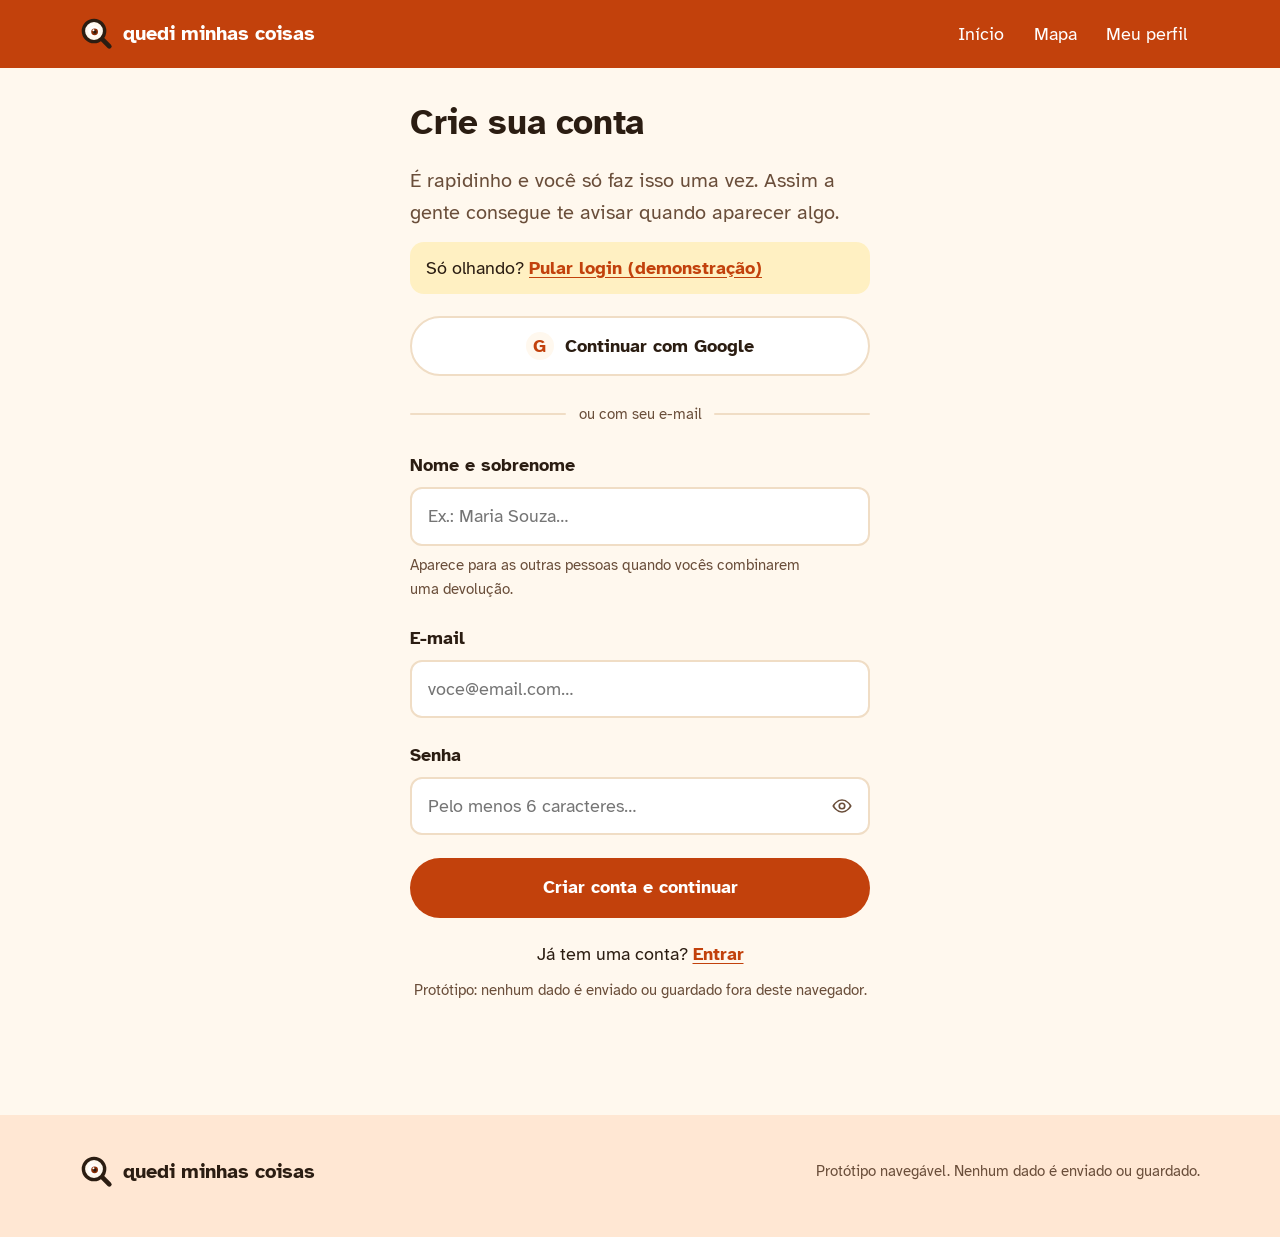
<file: app.html>
<!DOCTYPE html>
<html lang="pt-BR">
<head>
  <meta charset="utf-8">
  <meta name="viewport" content="width=device-width, initial-scale=1">
  <meta name="theme-color" content="#FFF8EE">
  <title>quedi minhas coisas — protótipo</title>
  <link rel="preconnect" href="https://fonts.googleapis.com">
  <link rel="preconnect" href="https://fonts.gstatic.com" crossorigin>
  <link href="https://fonts.googleapis.com/css2?family=Atkinson+Hyperlegible:ital,wght@0,400;0,700;1,400&display=swap" rel="stylesheet">
  <link rel="icon" href="favicon.svg" type="image/svg+xml">
  <link rel="stylesheet" href="css/style.css">
</head>
<body class="is-app">
  <a class="skip" href="#app">Pular para o conteúdo</a>

  <header class="site-head">
    <div class="wrap">
      <a class="brand" href="index.html" translate="no" data-logo><span class="brand-name">quedi minhas coisas</span></a>
      <nav class="site-nav" aria-label="Principal">
        <a href="#inicio" data-nav="inicio">Início</a>
        <a href="#mapa" data-nav="mapa">Mapa</a>
        <a href="#perfil" data-nav="perfil">Meu perfil</a>
      </nav>
    </div>
  </header>

  <main id="app" class="app-main" tabindex="-1">
    <div class="wrap">

      <!-- ================= INÍCIO ================= -->
      <section class="view" id="v-inicio" aria-labelledby="t-inicio">
        <div class="narrow" style="max-width:820px">
          <h1 id="t-inicio">O que aconteceu?</h1>
          <p class="lead">Escolha uma opção. A gente guia você no resto.</p>
          <div class="map-box home-map" id="home-map"></div>
          <ul class="map-legend" id="home-legend" aria-label="Legenda do mapa"></ul>
          <div class="tags" style="margin:1.6rem 0 3rem">
            <a class="tag tag-lost" href="#perdi"><span class="tag-text"><span class="tag-title">Perdi algo</span><span class="tag-sub">Descreva o item e veja os achados parecidos</span></span></a>
            <a class="tag tag-found" href="#achei"><span class="tag-text"><span class="tag-title">Achei algo</span><span class="tag-sub">Cadastre o item e ajude ele a voltar</span></span></a>
          </div>
          <h2 style="font-size:1.4rem">Achados recentes perto de você</h2>
          <div class="items" id="recent"></div>
        </div>
      </section>

      <!-- ================= PERDI ================= -->
      <section class="view" id="v-perdi" aria-labelledby="t-perdi">
        <div class="narrow">
          <a class="back" href="#inicio" data-icon-inline="seta">Voltar</a>
          <h1 id="t-perdi" style="font-size:2.2rem">Vamos encontrar seu item</h1>
          <p class="progress-label" id="lost-step-label">Passo 1 de 4</p>
          <div class="progress" id="lost-progress" aria-hidden="true"><span></span><span></span><span></span><span></span></div>

          <form id="lost-form" novalidate>
            <!-- passo 1 -->
            <fieldset class="step" data-step="1" style="border:0;padding:0;margin:0">
              <legend class="sr-only">O que você perdeu</legend>
              <h2 style="font-size:1.5rem">O que você perdeu?</h2>
              <div class="choices" id="lost-cats"></div>
              <div class="field other-box" id="lostcat-other-box" hidden>
                <label for="lostcat-other">Que tipo de item é?</label>
                <input type="text" id="lostcat-other" name="lostcat-other" autocomplete="off" placeholder="Ex.: caixa de som, notebook, brinquedo…">
              </div>
            </fieldset>

            <!-- passo 2 -->
            <fieldset class="step" data-step="2" style="border:0;padding:0;margin:0" hidden>
              <legend class="sr-only">Detalhes do item</legend>
              <h2 style="font-size:1.5rem">Como ele é?</h2>
              <p class="muted">Quanto mais detalhes, mais certeiros ficam os itens parecidos.</p>
              <div class="field">
                <span class="label" id="lbl-cor">Cores do item</span>
                <p class="hint" style="margin-top:-.2rem">Marque todas as cores que aparecem nele.</p>
                <div class="swatches" role="group" aria-labelledby="lbl-cor" id="lost-colors"></div>
              </div>
              <div class="row-2">
                <div class="field"><label for="lost-brand">Marca</label><input type="text" id="lost-brand" name="lost-brand" autocomplete="off" placeholder="Ex.: Samsonite…"></div>
                <div class="field"><label for="lost-model">Modelo</label><input type="text" id="lost-model" name="lost-model" autocomplete="off" placeholder="Ex.: com bolso lateral…"></div>
              </div>
              <div class="field">
                <label for="lost-marks">Marcas, defeitos ou detalhes visíveis</label>
                <textarea id="lost-marks" name="lost-marks" autocomplete="off" placeholder="Ex.: adesivo de planeta, zíper da frente quebrado…"></textarea>
              </div>
              <div class="field">
                <span class="label">Fotos (opcional)</span>
                <label class="upload">
                  <span data-icon-inline="camera" style="width:32px;color:var(--lago)"></span>
                  <strong>Adicionar fotos do item</strong>
                  <span class="hint">Pode ser uma foto antiga em que ele aparece</span>
                  <input type="file" accept="image/*" multiple id="lost-photos">
                </label>
                <div class="previews" id="lost-previews"></div>
              </div>
            </fieldset>

            <!-- passo 3 -->
            <fieldset class="step" data-step="3" style="border:0;padding:0;margin:0" hidden>
              <legend class="sr-only">Onde e quando</legend>
              <h2 style="font-size:1.5rem">Onde e quando você perdeu?</h2>
              <div class="field loc-search">
                <label for="lost-loc">Local</label>
                <div class="loc-input">
                  <span class="loc-ico" data-icon="pin"></span>
                  <input type="text" id="lost-loc" name="lost-loc" autocomplete="off" spellcheck="false"
                    role="combobox" aria-expanded="false" aria-controls="loc-list" aria-autocomplete="list"
                    placeholder="Pesquise um lugar, rua ou bairro…">
                </div>
                <ul class="loc-list" id="loc-list" role="listbox" aria-label="Sugestões de lugares" hidden></ul>
              </div>
              <p class="hint" style="margin:.2rem 0 .6rem">Ou toque no mapa para marcar o ponto exato.</p>
              <div class="map-box pickable" id="lost-map"></div>
              <p class="hint" id="lost-map-msg" aria-live="polite" style="margin-top:.6rem"></p>
              <div class="field" style="margin-top:1rem">
                <label for="lost-ref">Ponto de referência <span class="muted">(opcional)</span></label>
                <input type="text" id="lost-ref" name="lost-ref" autocomplete="off" placeholder="Ex.: perto da padaria, em frente ao ponto de ônibus…">
              </div>
              <div class="row-2" style="margin-top:1.2rem">
                <div class="field"><label for="lost-date">Dia</label><input type="date" id="lost-date" name="lost-date" autocomplete="off"></div>
                </div>
              <div class="row-2" style="margin-top:1rem">
                <div class="field"><label for="lost-from">Entre as</label><input type="time" id="lost-from" name="lost-from" autocomplete="off" value="13:00"></div>
                <div class="field"><label for="lost-to">e as</label><input type="time" id="lost-to" name="lost-to" autocomplete="off" value="15:00"></div>
              </div>
              <p class="hint" id="lost-time-hint">Informe o período em que você acha que perdeu. Quanto menor o intervalo, mais fácil de avisar quem passou por lá.</p>
            </fieldset>

            <!-- passo 4 -->
            <fieldset class="step" data-step="4" style="border:0;padding:0;margin:0" hidden>
              <legend class="sr-only">Característica secreta</legend>
              <h2 style="font-size:1.5rem">Um detalhe que só você sabe</h2>
              <div class="secret">
                <strong data-icon-inline="cadeado" style="display:flex;gap:.5rem;align-items:center">Isso não aparece para ninguém</strong>
                <p class="hint">Vamos usar esse detalhe para confirmar que o item é seu na hora da devolução. Pode ser algo que tem dentro, uma mancha, um rasgo, uma senha de tela.</p>
                <label class="sr-only" for="lost-secret">Característica secreta</label>
                <textarea id="lost-secret" name="lost-secret" autocomplete="off" placeholder="Ex.: tem um caderno verde com meu nome na primeira página…"></textarea>
              </div>
            </fieldset>

            <p class="hint" id="lost-error" role="alert" style="color:#B3261E;margin-top:1rem"></p>
            <div class="form-actions">
              <button type="button" class="btn btn-quiet" id="lost-prev" hidden>Voltar</button>
              <button type="submit" class="btn btn-lago" id="lost-next" style="margin-left:auto">Continuar</button>
            </div>
          </form>
        </div>
      </section>

      <!-- ================= RESULTADOS (MATCH) ================= -->
      <section class="view" id="v-resultados" aria-labelledby="t-res">
        <div class="hope" aria-live="polite" style="margin-bottom:1.6rem">
          <span class="hope-dot" aria-hidden="true"></span>
          <span id="res-hope">Seu item já está sendo mostrado para <strong>0 pessoas</strong> por perto.</span>
        </div>
        <h1 id="t-res" style="font-size:2.2rem">Achamos itens parecidos com o seu</h1>
        <p class="lead" id="res-lead">Veja se algum deles é seu. Se não for, fique tranquilo: avisamos assim que chegar algo novo.</p>
        <div class="items" id="res-items"></div>
        <div class="panel" style="margin-top:2rem;display:flex;gap:1rem;align-items:center;flex-wrap:wrap">
          <span data-icon-inline="sino" style="width:28px;color:var(--lago)"></span>
          <p style="margin:0;flex:1;min-width:220px"><strong>Nenhum é o seu?</strong> Seu cadastro continua ativo e você recebe um aviso quando surgir um item parecido.</p>
          <a class="btn btn-ghost btn-small" href="#perfil">Ver meus itens</a>
        </div>
      </section>

      <!-- ================= ITEM + CHAT ================= -->
      <section class="view" id="v-item" aria-labelledby="t-item">
        <a class="back" href="#resultados" data-icon-inline="seta">Voltar aos parecidos</a>
        <div class="detail">
          <div>
            <div class="thumb" id="item-thumb"></div>
            <h1 id="t-item" style="font-size:1.9rem;margin-top:1.2rem"></h1>
            <dl class="facts" id="item-facts"></dl>
            <div class="panel" style="margin-top:1.4rem">
              <p class="muted small" style="margin-bottom:.6rem">Quem achou</p>
              <div class="profile-mini">
                <div class="avatar">MR</div>
                <div>
                  <strong>Marina R.</strong> <span class="verified" data-icon-inline="escudo">Verificada</span><br>
                  <span class="rating small">Nota 4,9</span> <span class="small">em 14 devoluções</span>
                </div>
              </div>
              <div class="seals" style="margin-top:.9rem">
                <span class="seal"><i data-icon="coracao"></i>Grande ajudante</span>
                <span class="seal"><i data-icon="pin"></i>Guardião do bairro</span>
              </div>
            </div>
          </div>

          <div class="panel">
            <!-- etapa A: validação -->
            <div id="item-validate">
              <h2 style="font-size:1.4rem">É seu? Confirme um detalhe</h2>
              <p class="muted">Conte algo que só o dono saberia: o que tem dentro, uma mancha, um rasgo. Ou envie uma foto em que o item aparece.</p>
              <form id="validate-form">
                <div class="field">
                  <label for="validate-text">Característica</label>
                  <textarea id="validate-text" name="validate-text" autocomplete="off" placeholder="Ex.: tem um caderno verde com meu nome dentro…"></textarea>
                </div>
                <label class="upload" style="padding:1rem">
                  <strong>Ou envie uma foto</strong>
                  <input type="file" accept="image/*" id="validate-photo">
                </label>
                <p class="hint" id="validate-error" role="alert" style="color:#B3261E;margin-top:.6rem"></p>
                <button class="btn btn-lago" type="submit" style="margin-top:1rem;width:100%">Enviar para quem achou</button>
              </form>
            </div>

            <!-- etapa B: chat + entrega -->
            <div id="item-chat" hidden>
              <div style="display:flex;justify-content:space-between;align-items:center;gap:.5rem;flex-wrap:wrap">
                <h2 style="font-size:1.4rem;margin:0">Chat anônimo</h2>
                <span class="chip chip-menta" data-icon-inline="check">Dono confirmado</span>
              </div>
              <p class="hint" style="margin:.4rem 0 .8rem">Seu nome completo e telefone não aparecem aqui.</p>
              <div class="chat" id="chat" aria-live="polite"></div>
              <form class="chat-form" id="chat-form">
                <label class="sr-only" for="chat-input">Mensagem</label>
                <input type="text" id="chat-input" name="chat-input" autocomplete="off" placeholder="Escreva uma mensagem…">
                <button class="btn btn-lago btn-small" type="submit">Enviar</button>
              </form>

              <h3 style="margin-top:2rem">Como você quer buscar?</h3>
              <div class="choices choices-wide" id="delivery"></div>
              <div class="panel" style="margin-top:1rem;background:var(--sol-soft);border-color:#F3E1A8" id="fee-box">
                <p style="margin:0"><strong>Recompensa pedida por Marina:</strong> R$ 5,00</p>
                <p class="hint" style="margin:.3rem 0 0">É opcional e vai direto para quem achou, como agradecimento.</p>
              </div>
              <button class="btn btn-sol" id="confirm-delivery" style="margin-top:1.2rem;width:100%">Confirmar devolução</button>
            </div>
          </div>
        </div>
      </section>

      <!-- ================= CONFIRMADO ================= -->
      <section class="view" id="v-confirmado" aria-labelledby="t-ok">
        <div class="narrow panel done-box">
          <div class="done-icon" data-icon="check"></div>
          <h1 id="t-ok" style="font-size:2rem">Tudo certo, seu item vai voltar!</h1>
          <p class="lead" id="ok-text"></p>
          <div class="code" id="ok-code" aria-label="Código de retirada">Q7·4K2</div>
          <p class="muted small">Mostre esse código na hora de retirar. Ele também fica salvo em Meu perfil.</p>
          <div style="display:flex;gap:.8rem;flex-wrap:wrap;justify-content:center;margin-top:1rem">
            <a class="btn btn-lago" href="#mapa">Ver no mapa</a>
            <a class="btn btn-quiet" href="#inicio">Voltar ao início</a>
          </div>
        </div>
      </section>

      <!-- ================= ACHEI ================= -->
      <section class="view" id="v-achei" aria-labelledby="t-achei">
        <div class="narrow">
          <a class="back" href="#inicio" data-icon-inline="seta">Voltar</a>
          <h1 id="t-achei" style="font-size:2.2rem">Obrigado por ajudar!</h1>
          <p class="lead">Conte o que você achou. Leva menos de dois minutos.</p>
          <form id="found-form" novalidate>
            <div class="field">
              <span class="label">O que você achou?</span>
              <div class="choices" id="found-cats"></div>
            </div>
              <div class="field other-box" id="foundcat-other-box" hidden>
                <label for="foundcat-other">Que tipo de item é?</label>
                <input type="text" id="foundcat-other" name="foundcat-other" autocomplete="off" placeholder="Ex.: caixa de som, notebook, brinquedo…">
              </div>
            <div class="field">
              <span class="label">Foto do item</span>
              <label class="upload">
                <span data-icon-inline="camera" style="width:32px;color:var(--lago)"></span>
                <strong>Tirar ou escolher foto</strong>
                <span class="hint">Mostre o item por fora. Não abra bolsas nem carteiras para a foto.</span>
                <input type="file" accept="image/*" id="found-photo">
              </label>
              <div class="previews" id="found-previews"></div>
            </div>
            <div class="field">
              <label for="found-desc">Descrição rápida</label>
              <textarea id="found-desc" name="found-desc" autocomplete="off" placeholder="Ex.: mochila azul com adesivo de planeta…"></textarea>
              <p class="hint">Não descreva tudo. Deixe detalhes de fora para o dono confirmar.</p>
            </div>
            <div class="field loc-search">
              <label for="found-loc">Onde achou?</label>
              <div class="loc-input">
                <span class="loc-ico" data-icon="pin"></span>
                <input type="text" id="found-loc" name="found-loc" autocomplete="off" spellcheck="false"
                  role="combobox" aria-expanded="false" aria-controls="found-loc-list" aria-autocomplete="list"
                  placeholder="Pesquise um lugar, rua ou bairro…">
              </div>
              <ul class="loc-list" id="found-loc-list" role="listbox" aria-label="Sugestões de lugares" hidden></ul>
            </div>
            <p class="hint" style="margin:.2rem 0 .6rem">Ou toque no mapa para marcar o ponto exato.</p>
            <div class="map-box pickable" id="found-map"></div>
            <p class="hint" id="found-map-msg" aria-live="polite" style="margin-top:.6rem"></p>
            <div class="row-2" style="margin-top:1rem">
              <div class="field"><label for="found-ref">Ponto de referência <span class="muted">(opcional)</span></label><input type="text" id="found-ref" name="found-ref" autocomplete="off" placeholder="Ex.: no banco da praça…"></div>
              <div class="field"><label for="found-date">Quando?</label><input type="date" id="found-date" name="found-date" autocomplete="off"></div>
            </div>
            <div class="field">
              <span class="label">O que você vai fazer com ele?</span>
              <div class="choices choices-wide" id="found-action"></div>
            </div>
            <div class="field" id="found-fee">
              <label for="fee">Recompensa opcional</label>
              <p class="hint">Se for deixar numa Estação, você pode pedir até R$ 10 pelo esforço.</p>
              <div class="range-row">
                <input type="range" id="fee" min="0" max="10" step="1" value="0">
                <output for="fee" id="fee-out">R$ 0</output>
              </div>
            </div>
            <p class="hint" id="found-error" role="alert" style="color:#B3261E"></p>
            <div class="form-actions"><button class="btn btn-sol" type="submit" style="margin-left:auto">Publicar item achado</button></div>
          </form>
        </div>
      </section>

      <!-- ================= ACHEI OK ================= -->
      <section class="view" id="v-achei-ok" aria-labelledby="t-achei-ok">
        <div class="narrow panel done-box">
          <div class="done-icon" data-icon="coracao"></div>
          <h1 id="t-achei-ok" style="font-size:2rem">Seu item achado está no ar</h1>
          <p class="lead">Já avisamos <strong>12 pessoas</strong> que procuram algo parecido.</p>
          <div class="points"><b>+50</b><span>pontos quando a devolução acontecer</span></div>
          <span class="seal" style="margin-top:1rem"><i data-icon="estrela"></i>Você está a 1 devolução do selo Primeira devolução</span>
          <div style="display:flex;gap:.8rem;flex-wrap:wrap;justify-content:center;margin-top:1.5rem">
            <a class="btn btn-lago" href="#perfil">Ver meu perfil</a>
            <a class="btn btn-quiet" href="#inicio">Voltar ao início</a>
          </div>
        </div>
      </section>

      <!-- ================= MAPA ================= -->
      <section class="view" id="v-mapa" aria-labelledby="t-mapa">
        <h1 id="t-mapa" style="font-size:2.2rem">Mapa da cidade</h1>
        <p class="lead">Achados e perdidos de instituições, Estações quedi e perdas recentes perto de você.</p>
        <div class="map-legend" id="map-filters"></div>
        <div class="map-layout">
          <div class="map-box" id="big-map"></div>
          <div class="place-list" id="place-list"></div>
        </div>
      </section>

      <!-- ================= PERFIL ================= -->
      <!-- ================= ENTRAR / CRIAR CONTA ================= -->
      <section class="view" id="v-entrar" aria-labelledby="t-entrar">
        <div class="narrow auth">
          <h1 id="t-entrar" style="font-size:2.2rem">Crie sua conta</h1>
          <p class="lead" id="auth-lead">É rapidinho e você só faz isso uma vez. Assim a gente consegue te avisar quando aparecer algo.</p>
          <p class="auth-skip-row">Só olhando? <button type="button" class="link-btn" id="auth-skip">Pular login (demonstração)</button></p>
          <button class="btn btn-quiet btn-google" type="button" id="auth-google">
            <span class="g-mark" aria-hidden="true">G</span>Continuar com Google
          </button>
          <p class="auth-or"><span>ou com seu e-mail</span></p>
          <form id="auth-form" novalidate>
            <div class="field" id="auth-name-box">
              <label for="auth-name">Nome e sobrenome</label>
              <input type="text" id="auth-name" name="name" autocomplete="name" placeholder="Ex.: Maria Souza…">
              <p class="hint">Aparece para as outras pessoas quando vocês combinarem uma devolução.</p>
            </div>
            <div class="field">
              <label for="auth-email">E-mail</label>
              <input type="email" id="auth-email" name="email" autocomplete="email" inputmode="email" spellcheck="false" placeholder="voce@email.com…">
            </div>
            <div class="field">
              <label for="auth-pass">Senha</label>
              <div class="pass-wrap">
                <input type="password" id="auth-pass" name="password" autocomplete="new-password" placeholder="Pelo menos 6 caracteres…">
                <button type="button" class="pass-toggle" id="auth-show" aria-label="Mostrar senha" aria-pressed="false" data-icon="olho"></button>
              </div>
            </div>
            <p class="hint" id="auth-error" role="alert" style="color:#B3261E;margin-bottom:1rem"></p>
            <button class="btn btn-lago auth-submit" type="submit" id="auth-submit">Criar conta e continuar</button>
          </form>
          <p class="auth-switch"><span id="auth-switch-text">Já tem uma conta?</span> <button type="button" class="link-btn" id="auth-switch">Entrar</button></p>
          <p class="hint auth-note">Protótipo: nenhum dado é enviado ou guardado fora deste navegador.</p>
        </div>
      </section>

      <section class="view" id="v-perfil" aria-labelledby="t-perfil">
        <div class="pf">
          <header class="pf-head">
            <div class="pf-id">
              <div class="avatar pf-avatar">VC</div>
              <div>
                <h1 id="t-perfil">Você</h1>
                <span class="pf-verified" data-icon-inline="escudo">Conta verificada</span>
              </div>
              <button type="button" class="link-btn pf-logout" id="logout">Sair da conta</button>
            </div>
            <div class="pf-seals" aria-label="Seus selos">
              <span class="seal"><i data-icon="estrela"></i>Primeira devolução</span>
              <span class="seal"><i data-icon="coracao"></i>Coração bom</span>
              <span class="seal is-locked"><i data-icon="cadeado"></i>Grande ajudante · faltam 2</span>
            </div>
            <div class="pf-stats">
              <div class="pf-stat st-sol"><b>320</b><span>pontos</span></div>
              <div class="pf-stat st-cream"><b>5,0</b><span>nota média</span></div>
              <div class="pf-stat st-deep"><b>3</b><span>itens devolvidos</span></div>
            </div>
          </header>

          <div class="pf-grid">
            <section class="pf-card pf-lost" aria-labelledby="t-perdi-list">
              <h2 id="t-perdi-list"><span class="pf-ic" data-icon="lupapin"></span>Itens que perdi</h2>
              <div id="my-lost"></div>
            </section>
            <section class="pf-card pf-found" aria-labelledby="t-achei-list">
              <h2 id="t-achei-list"><span class="pf-ic" data-icon="mao"></span>Itens que encontrei</h2>
              <div id="my-found"></div>
            </section>
            <section class="pf-card pf-reviews" aria-labelledby="t-aval">
              <h2 id="t-aval"><span class="pf-ic" data-icon="estrela"></span>Avaliações</h2>
              <div class="pf-review">
                <div class="pf-stars" aria-label="5 de 5 estrelas">★★★★★</div>
                <p>“Super atenciosa, deixou na Estação no mesmo dia.”</p>
                <span>Ana, que recebeu os óculos de volta</span>
              </div>
              <div class="pf-review">
                <div class="pf-stars" aria-label="5 de 5 estrelas">★★★★★</div>
                <p>“Respondeu rápido no chat e combinou tudo certinho.”</p>
                <span>Lucas, que recebeu o guarda-chuva</span>
              </div>
              <div class="pf-review">
                <div class="pf-stars" aria-label="5 de 5 estrelas">★★★★★</div>
                <p>“Muito educada, entregou na FURB entre uma aula e outra.”</p>
                <span>Bruna, que recebeu a carteira</span>
              </div>
            </section>
            <section class="pf-card pf-points" aria-labelledby="t-pts">
              <h2 id="t-pts"><span class="pf-ic" data-icon="moeda"></span>Trocar meus pontos</h2>
              <p class="pf-sub">Você tem <strong>320 pontos</strong>. Cada devolução vale 100.</p>
              <div id="redeem"></div>
            </section>
          </div>
        </div>
      </section>

    </div>
  </main>

  <div class="toast" id="toast" role="status"></div>

  <footer class="site-foot">
    <div class="wrap">
      <a class="brand" href="index.html" translate="no" data-logo><span class="brand-name">quedi minhas coisas</span></a>
      <p class="muted small">Protótipo navegável. Nenhum dado é enviado ou guardado.</p>
    </div>
  </footer>

  <script src="js/shared.js"></script>
  <script src="js/app.js"></script>
</body>
</html>
</file>
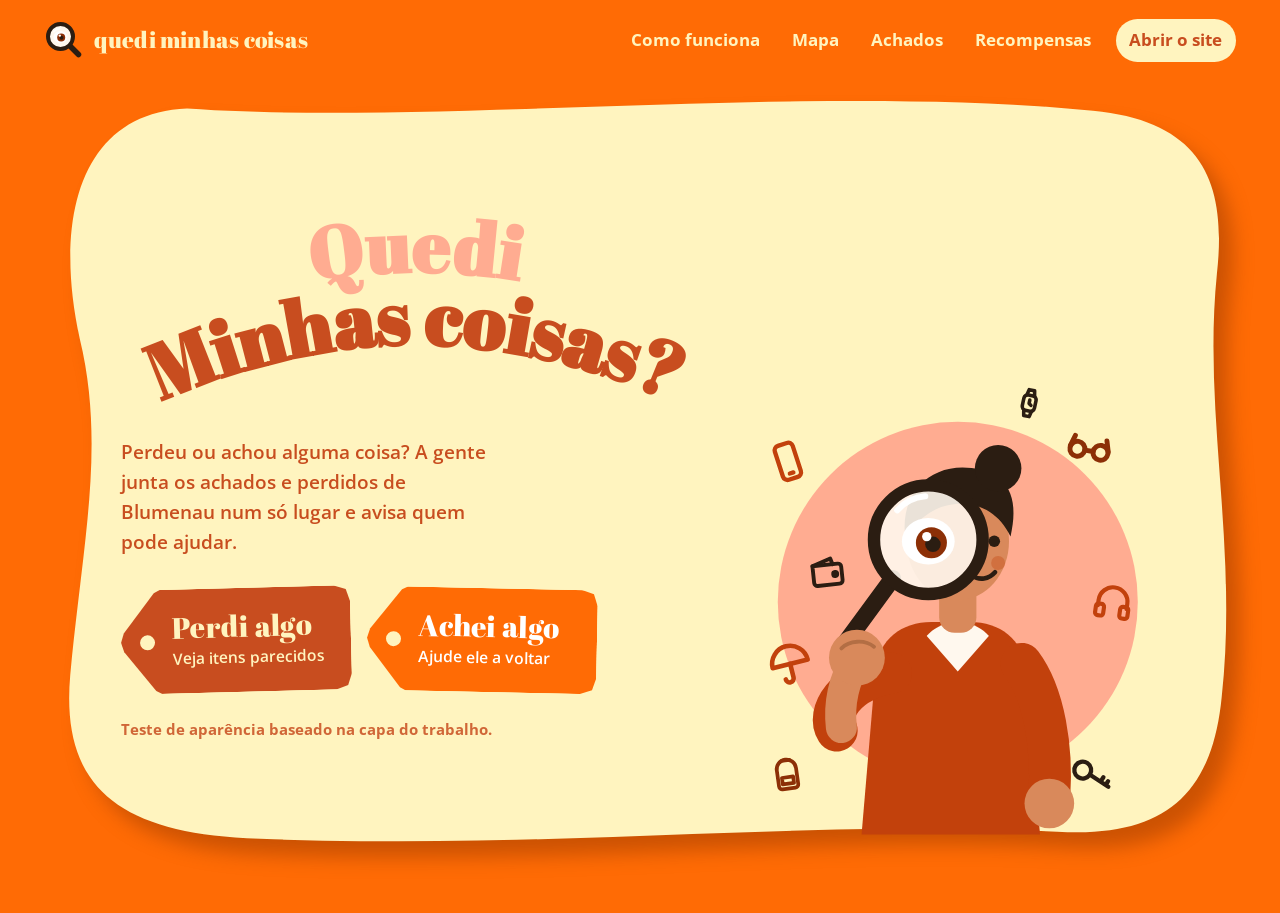
<file: teste-capa.html>
<!DOCTYPE html>
<html lang="pt-BR">
<head>
  <meta charset="utf-8">
  <meta name="viewport" content="width=device-width, initial-scale=1">
  <title>Teste de aparência: capa | quedi minhas coisas</title>
  <meta name="theme-color" content="#FF6B05">
  <link rel="icon" href="favicon.svg" type="image/svg+xml">
  <link rel="preload" href="assets/fonts/abril-fatface-latin-400-normal.woff2" as="font" type="font/woff2" crossorigin>
  <style>
    @font-face { font-family: "Abril Fatface"; src: url("assets/fonts/abril-fatface-latin-400-normal.woff2") format("woff2"); font-weight: 400; font-display: swap; }
    @font-face { font-family: "Open Sans"; src: url("assets/fonts/open-sans-latin-400-normal.woff2") format("woff2"); font-weight: 400; font-display: swap; }
    @font-face { font-family: "Open Sans"; src: url("assets/fonts/open-sans-latin-600-normal.woff2") format("woff2"); font-weight: 600; font-display: swap; }
    @font-face { font-family: "Open Sans"; src: url("assets/fonts/open-sans-latin-700-normal.woff2") format("woff2"); font-weight: 700; font-display: swap; }
    @font-face { font-family: "Open Sans"; src: url("assets/fonts/open-sans-latin-800-normal.woff2") format("woff2"); font-weight: 800; font-display: swap; }
    /* Teste de aparência a partir da capa do trabalho: laranja vivo, creme e serifada display */
    :root {
      --laranja: #FF6B05;
      --creme: #FFF4BF;
      --salmao: #FFAC91;
      --ferrugem: #C84D1F;
      --sombra: #B8460F;
      --ink: #5A2410;
      --ease-out: cubic-bezier(0.23, 1, 0.32, 1);
      --display: "Abril Fatface", Georgia, serif;
      --text: "Open Sans", system-ui, sans-serif;
    }
    * { box-sizing: border-box; }
    html { -webkit-text-size-adjust: 100%; }
    body { margin: 0; background: var(--laranja); color: var(--ink); font-family: var(--text); font-size: 1.0625rem; line-height: 1.55; overflow-x: hidden; }
    a { color: inherit; }
    .skip { position: absolute; left: -999px; } .skip:focus { left: 1rem; top: 1rem; background: var(--creme); padding: .5rem 1rem; border-radius: 10px; z-index: 10; }

    /* cabeçalho no laranja */
    .tc-head { display: flex; align-items: center; justify-content: space-between; gap: 1rem; max-width: 1240px; margin: 0 auto; padding: 1.2rem 1.5rem; }
    .tc-brand { display: flex; align-items: center; gap: .6rem; text-decoration: none; color: var(--creme); font-family: var(--display); font-size: 1.45rem; letter-spacing: .01em; }
    .tc-brand svg { width: 40px; height: 40px; }
    .tc-nav { display: flex; align-items: center; gap: .3rem; }
    .tc-nav a { color: var(--creme); text-decoration: none; font-weight: 700; padding: .5rem .85rem; border-radius: 999px; transition: background-color .2s ease; }
    @media (hover: hover) and (pointer: fine) { .tc-nav a:hover { background: rgba(255,244,191,.16); } }
    .tc-nav .tc-cta { background: var(--creme); color: var(--ferrugem); margin-left: .4rem; }
    .tc-nav a:focus-visible, .tc-tag:focus-visible, .tc-brand:focus-visible { outline: 3px solid var(--creme); outline-offset: 3px; }
    @media (max-width: 900px) { .tc-nav a:not(.tc-cta) { display: none; } }
    .tc-brand, .tc-cta { white-space: nowrap; }
    @media (max-width: 520px) { .tc-head { padding: 1rem; } .tc-brand { font-size: 1.15rem; } .tc-brand svg { width: 32px; height: 32px; } .tc-nav .tc-cta { padding: .45rem .8rem; font-size: .95rem; } .tc-tag { align-items: flex-start; text-align: left; } }

    /* a "folha" creme com bordas onduladas */
    .tc-hero { position: relative; max-width: 1240px; margin: .5rem auto 4rem; padding: 0 1.5rem; }
    .tc-sheet { position: absolute; inset: 0 1.5rem; z-index: 0; filter: drop-shadow(14px 16px 10px rgba(140, 50, 0, .45)); }
    .tc-sheet svg { width: 100%; height: 100%; display: block; }
    .tc-inner { position: relative; z-index: 1; display: grid; grid-template-columns: 1.15fr .85fr; align-items: center; gap: 1rem; padding: clamp(3rem, 7vw, 6rem) clamp(2rem, 6vw, 5.5rem); min-height: min(760px, calc(100svh - 120px)); }

    .tc-title { margin: 0; line-height: 1; }
    .tc-title svg { width: 100%; height: auto; display: block; overflow: visible; }
    .tc-title text { font-family: var(--display); }
    .t-quedi { fill: var(--salmao); font-size: 112px; letter-spacing: 2px; }
    .t-minhas { fill: var(--ferrugem); font-size: 118px; }
    .tc-lead { max-width: 34ch; margin: .4rem 0 0; font-size: 1.2rem; font-weight: 600; color: var(--ferrugem); }
    .tc-tags { display: flex; flex-wrap: wrap; gap: 1rem; margin-top: 2rem; }
    .tc-tag {
      position: relative; display: flex; flex-direction: column; justify-content: center; gap: .15rem; min-width: 230px; min-height: 104px;
      padding: 1rem 1.4rem 1rem 3.2rem; text-decoration: none;
      clip-path: polygon(0 50%, 3px 41%, 34px 3px, 40px 0, calc(100% - 16px) 0, calc(100% - 4px) 4px, 100% 16px, 100% calc(100% - 16px), calc(100% - 4px) calc(100% - 4px), calc(100% - 16px) 100%, 40px 100%, 34px calc(100% - 3px), 3px 59%);
      rotate: -1.5deg; transition: rotate .3s var(--ease-out), translate .3s var(--ease-out), scale .16s var(--ease-out);
    }
    .tc-tag + .tc-tag { rotate: 1.2deg; }
    .tc-tag::before { content: ""; position: absolute; left: 1.2rem; top: 50%; width: 15px; height: 15px; margin-top: -7.5px; border-radius: 50%; background: var(--creme); }
    .tc-tag b { font-family: var(--display); font-weight: 400; font-size: 1.85rem; line-height: 1.05; letter-spacing: .01em; }
    .tc-tag span { font-weight: 600; font-size: .98rem; }
    .tc-lost { background: var(--ferrugem); color: var(--creme); }
    .tc-found { background: var(--laranja); color: #fff; }
    @media (hover: hover) and (pointer: fine) { .tc-tag:hover { rotate: 0deg; translate: 0 -4px; } }
    .tc-tag:active { scale: .97; }

    .tc-art { width: 100%; max-width: 480px; height: auto; justify-self: end; align-self: end; margin-bottom: calc(-1 * clamp(3rem, 7vw, 6rem) + 14px); overflow: visible; }
    .tc-note { margin: 1.6rem 0 0; font-size: .95rem; font-weight: 700; color: var(--ferrugem); opacity: .85; }

    @media (max-width: 860px) {
      .tc-inner { grid-template-columns: 1fr; text-align: center; justify-items: center; padding: 3rem 1.6rem 3.5rem; min-height: 0; }
      .tc-tags { justify-content: center; }
      .tc-tag { min-width: 0; width: 100%; max-width: 330px; }
      .tc-art { max-width: 300px; justify-self: center; margin-bottom: calc(-3.5rem + 10px); }
      .tc-lead { margin-inline: auto; }
    }

    /* entrada */
    @media (prefers-reduced-motion: no-preference) {
      .tc-sheet { animation: sheet-in .9s var(--ease-out) both; }
      .t-quedi { animation: word-in .8s .25s var(--ease-out) both; }
      .t-minhas { animation: word-in .9s .4s var(--ease-out) both; }
      .tc-lead, .tc-tags, .tc-note { animation: rise .7s .7s var(--ease-out) both; }
      .tc-art { animation: rise .9s .5s var(--ease-out) both; }
      .tc-art .ha-lens { animation: sway 2.6s 1.6s ease-in-out infinite alternate; transform-origin: 170px 372px; }
    }
    @keyframes sheet-in { from { opacity: 0; scale: .96; } }
    @keyframes word-in { from { opacity: 0; translate: 0 30px; } }
    @keyframes rise { from { opacity: 0; translate: 0 24px; } }
    @keyframes sway { to { rotate: -3deg; } }
  </style>
</head>
<body>
  <a class="skip" href="#conteudo">Pular para o conteúdo</a>
  <header class="tc-head">
    <a class="tc-brand" href="index.html" translate="no" data-logo>quedi minhas coisas</a>
    <nav class="tc-nav" aria-label="Principal">
      <a href="index.html#como-funciona">Como funciona</a>
      <a href="index.html#mapa">Mapa</a>
      <a href="index.html#achados">Achados</a>
      <a href="index.html#recompensas">Recompensas</a>
      <a class="tc-cta" href="app.html">Abrir o site</a>
    </nav>
  </header>

  <main id="conteudo">
    <section class="tc-hero" aria-labelledby="tc-h1">
      <div class="tc-sheet" aria-hidden="true">
        <svg viewBox="0 0 1000 700" preserveAspectRatio="none">
          <path d="M120 18 C 330 34, 640 -6, 880 20 C 975 30, 992 90, 984 170 C 972 300, 1002 420, 988 560 C 980 650, 940 690, 850 684 C 640 672, 420 702, 170 690 C 60 684, 14 640, 22 540 C 32 420, 52 330, 30 230 C 8 120, 30 22, 120 18 Z" fill="#FFF4BF"/>
        </svg>
      </div>
      <div class="tc-inner">
        <div>
          <h1 class="tc-title" id="tc-h1" aria-label="Quedi minhas coisas? Perdeu ou achou alguma coisa?">
            <svg viewBox="0 0 900 360" aria-hidden="true">
              <defs>
                <path id="arc-quedi" d="M250 140 Q 450 96 650 140"/>
                <path id="arc-minhas" d="M10 340 Q 450 120 890 340"/>
              </defs>
              <text class="t-quedi" text-anchor="middle"><textPath href="#arc-quedi" startOffset="50%">Quedi</textPath></text>
              <text class="t-minhas" text-anchor="middle"><textPath href="#arc-minhas" startOffset="50%">Minhas coisas?</textPath></text>
            </svg>
          </h1>
          <p class="tc-lead">Perdeu ou achou alguma coisa? A gente junta os achados e perdidos de Blumenau num só lugar e avisa quem pode ajudar.</p>
          <div class="tc-tags">
            <a class="tc-tag tc-lost" href="app.html#perdi"><b>Perdi algo</b><span>Veja itens parecidos</span></a>
            <a class="tc-tag tc-found" href="app.html#achei"><b>Achei algo</b><span>Ajude ele a voltar</span></a>
          </div>
          <p class="tc-note">Teste de aparência baseado na capa do trabalho.</p>
        </div>
        <svg class="tc-art" viewBox="0 0 560 600" role="img" aria-label="Ilustração de uma pessoa procurando algo com uma lupa grande no olho direito">
            <!-- fundo e confetes -->
            <circle class="ha-sun" cx="300" cy="300" r="232" fill="#FFAC91"/>
            <g class="ha-bits">
              <g class="ha-bit"><g transform="rotate(-18 81 119)"><svg x="52.0" y="90.0" width="58" height="58" viewBox="0 0 24 24" fill="none" stroke="#C2410C" stroke-width="2.3" stroke-linecap="round" stroke-linejoin="round"><rect x="7" y="2.5" width="10" height="19" rx="2.5"/><path d="M11 18.5h2"/></svg></g></g>
              <g class="ha-bit"><g transform="rotate(10 470 100)"><svg x="437.0" y="67.0" width="66" height="66" viewBox="0 0 24 24" fill="none" stroke="#8C2F06" stroke-width="2.3" stroke-linecap="round" stroke-linejoin="round"><circle cx="6.5" cy="14" r="3.5"/><circle cx="17.5" cy="14" r="3.5"/><path d="M10 14h4M3 13l1.5-5M21 13l-1.5-5"/></svg></g></g>
              <g class="ha-bit"><g transform="rotate(-12 472 522)"><svg x="443.0" y="493.0" width="58" height="58" viewBox="0 0 24 24" fill="none" stroke="#2B1D12" stroke-width="2.3" stroke-linecap="round" stroke-linejoin="round"><circle cx="8" cy="9" r="4.5"/><path d="M11.3 12.2l8.2 8.3M16 17l2-2M18.3 19.3l1.7-1.7"/></svg></g></g>
              <g class="ha-bit"><g transform="rotate(-14 84 380)"><svg x="53.0" y="349.0" width="62" height="62" viewBox="0 0 24 24" fill="none" stroke="#C2410C" stroke-width="2.3" stroke-linecap="round" stroke-linejoin="round"><path d="M3 12a9 9 0 0 1 18 0z"/><path d="M12 12v7a2 2 0 0 1-4 0"/></svg></g></g>
              <g class="ha-bit"><g transform="rotate(8 500 300)"><svg x="472.0" y="272.0" width="56" height="56" viewBox="0 0 24 24" fill="none" stroke="#C2410C" stroke-width="2.3" stroke-linecap="round" stroke-linejoin="round"><path d="M4 15v-3a8 8 0 0 1 16 0v3"/><rect x="3" y="14" width="4.5" height="6.5" rx="1.5"/><rect x="16.5" y="14" width="4.5" height="6.5" rx="1.5"/></svg></g></g>
              <g class="ha-bit"><g transform="rotate(-6 132 262)"><svg x="106.0" y="236.0" width="52" height="52" viewBox="0 0 24 24" fill="none" stroke="#2B1D12" stroke-width="2.3" stroke-linecap="round" stroke-linejoin="round"><path d="M3.5 7.5h15a2 2 0 0 1 2 2v8a2 2 0 0 1-2 2h-13a2 2 0 0 1-2-2z"/><path d="M3.5 7.5l11-3.5 1 3.5"/><circle cx="16.5" cy="13.5" r="1.2"/></svg></g></g>
              <g class="ha-bit"><g transform="rotate(12 392 44)"><svg x="368.0" y="20.0" width="48" height="48" viewBox="0 0 24 24" fill="none" stroke="#2B1D12" stroke-width="2.3" stroke-linecap="round" stroke-linejoin="round"><rect x="8" y="7" width="8" height="10" rx="2.5"/><path d="M9.5 7l.7-3.5h3.6l.7 3.5M9.5 17l.7 3.5h3.6l.7-3.5"/><path d="M12 10v2.2l1.4 1"/></svg></g></g>
              <g class="ha-bit"><g transform="rotate(-8 80 522)"><svg x="55.0" y="497.0" width="50" height="50" viewBox="0 0 24 24" fill="none" stroke="#8C2F06" stroke-width="2.3" stroke-linecap="round" stroke-linejoin="round"><path d="M6 9a6 6 0 0 1 12 0v10a2 2 0 0 1-2 2H8a2 2 0 0 1-2-2z"/><path d="M9.5 3.5h5M8.5 14h7v4h-7z"/></svg></g></g>
            </g>
            <!-- corpo -->
            <g class="ha-body">
              <path d="M176 600l18-212c4-40 34-62 72-62h50c38 0 68 22 72 62l18 212z" fill="#C2410C"/>
              <path d="M300 326c26 0 40 18 40 18l-40 46-40-46s14-18 40-18z" fill="#FFF8EE"/>
              <!-- braço que descansa -->
              <path d="M382 380c30 40 40 110 36 170" fill="none" stroke="#C2410C" stroke-width="54" stroke-linecap="round"/>
              <circle cx="418" cy="560" r="32" fill="#D9895B"/>
              <!-- pescoço e cabeça -->
              <rect x="276" y="270" width="48" height="70" rx="20" fill="#D9895B"/>
              <g class="ha-head">
              <ellipse cx="300" cy="222" rx="66" ry="76" fill="#D9895B"/>
              <path d="M232 214c-6-64 44-98 98-84 40 10 48 44 38 86-16-34-48-48-82-40-20 4-38 20-54 38z" fill="#2B1D12"/>
              <circle cx="352" cy="128" r="30" fill="#2B1D12"/>
              <!-- olho esquerdo e boca -->
              <circle class="ha-eye-l" cx="347" cy="222" r="7.5" fill="#2B1D12"/>
              <circle class="ha-eye-r" cx="266" cy="226" r="7" fill="#2B1D12"/>
              <path class="ha-mouth" d="M318 266c10 7 22 5 30-4" fill="none" stroke="#2B1D12" stroke-width="6" stroke-linecap="round"/>
              <circle class="ha-cheek" cx="352" cy="250" r="9" fill="#C2410C" opacity=".35"/>
              </g>
            </g>
            <!-- braço com a lupa no olho direito -->
            <g class="ha-lens">
              <path d="M214 392c-60 10-84 52-70 74" fill="none" stroke="#C2410C" stroke-width="54" stroke-linecap="round"/>
              <path d="M150 462c-4-34 6-66 20-90" fill="none" stroke="#D9895B" stroke-width="40" stroke-linecap="round"/>
              <path d="M150 360l66-90" stroke="#2B1D12" stroke-width="22" stroke-linecap="round"/>
              <circle cx="170" cy="372" r="36" fill="#D9895B"/>
              <path d="M150 360c10-10 30-12 42-2" fill="none" stroke="#B36E44" stroke-width="5" stroke-linecap="round"/>
              <circle cx="262" cy="220" r="70" fill="#FFF8EE" fill-opacity=".9" stroke="#2B1D12" stroke-width="16"/>
              <g class="ha-eye">
                <ellipse cx="262" cy="222" rx="34" ry="30" fill="#fff"/>
                <circle cx="266" cy="224" r="20" fill="#8C2F06"/>
                <circle cx="268" cy="226" r="10" fill="#2B1D12"/>
                <circle cx="260" cy="216" r="6" fill="#fff"/>
              </g>
              <path d="M222 182a54 54 0 0 1 36-18" fill="none" stroke="#fff" stroke-width="8" stroke-linecap="round"/>
            </g>
          </svg>
      </div>
    </section>
  </main>
  <script src="js/shared.js"></script>
  <script>document.querySelectorAll('[data-logo]').forEach(el => el.insertAdjacentHTML('afterbegin', LOGO));</script>
</body>
</html>
</file>
<file: css/style.css>
/* ============================================================
   quedi minhas coisas — estilos compartilhados
   Paleta quente (laranja + amarelo), tipografia
   Atkinson Hyperlegible (criada para máxima legibilidade).
   ============================================================ */

:root {
  --bg: #FFF8EE;
  --surface: #FFFFFF;
  --ink: #2B1D12;
  --ink-soft: #6A4E3A;
  --line: #F0DDC5;

  --lago: #C2410C;        /* "Perdi algo" / ações principais */
  --lago-deep: #8C2F06;
  --lago-soft: #FFE7D3;

  --sol: #FFC93C;         /* "Achei algo" / esperança */
  --sol-soft: #FFF0C2;
  --sol-deep: #6E4A00;

  --menta: #D6F0E4;       /* confirmações */
  --menta-deep: #1D6A48;

  --lilas: #FFEBCF;

  --r-tag: 20px;
  --r-box: 16px;
  --r-field: 12px;

  --shadow: 0 1px 2px rgba(43, 29, 18, .06), 0 8px 24px rgba(194, 65, 12, .1);

  --font: "Atkinson Hyperlegible", system-ui, -apple-system, "Segoe UI", sans-serif;
  --measure: 62ch;
  --ease-out: cubic-bezier(0.23, 1, 0.32, 1);
  --ease-in-out: cubic-bezier(0.77, 0, 0.175, 1);
  --ease-drawer: cubic-bezier(0.32, 0.72, 0, 1);
}

* { box-sizing: border-box; }
[hidden] { display: none !important; }
[tabindex="-1"]:focus { outline: none; }
html { scroll-behavior: smooth; }
@media (prefers-reduced-motion: reduce) {
  html { scroll-behavior: auto; }
  *, *::before, *::after { animation: none !important; transition: none !important; }
}

body {
  margin: 0;
  font-family: var(--font);
  font-size: 1.125rem;
  line-height: 1.6;
  color: var(--ink);
  background: var(--bg);
  -webkit-font-smoothing: antialiased;
}

img, svg { display: block; max-width: 100%; }
a { color: var(--lago); text-underline-offset: 3px; }
a:hover { color: var(--lago-deep); }

:focus-visible {
  outline: 3px solid var(--lago);
  outline-offset: 3px;
  border-radius: 6px;
}

.skip {
  position: absolute; left: 1rem; top: -4rem;
  background: var(--ink); color: #fff; padding: .6rem 1rem; border-radius: 8px; z-index: 50;
}
.skip:focus { top: 1rem; color: #fff; }

.wrap { width: min(1120px, 100% - 2.5rem); margin-inline: auto; }

h1, h2, h3 { line-height: 1.15; margin: 0 0 .6em; letter-spacing: -0.01em; text-wrap: balance; }
p { text-wrap: pretty; }
[id] { scroll-margin-top: 88px; }
a, button, label, input, select, textarea, summary { touch-action: manipulation; }
select { background-color: var(--surface); color: var(--ink); }
h1 { font-size: clamp(2.2rem, 5vw, 3.6rem); font-weight: 700; }
h2 { font-size: clamp(1.7rem, 3.4vw, 2.4rem); font-weight: 700; }
h3 { font-size: 1.25rem; font-weight: 700; }
p { margin: 0 0 1em; max-width: var(--measure); }
.lead { font-size: 1.25rem; color: var(--ink-soft); }
.muted { color: var(--ink-soft); }
.small { font-size: .95rem; }

/* ---------- Marca ---------- */
.brand {
  display: inline-flex; align-items: center; gap: .55rem;
  font-weight: 700; font-size: 1.25rem; color: var(--ink); text-decoration: none;
}
.brand { white-space: nowrap; }
.brand svg { width: 34px; height: 34px; flex: none; }
.brand:hover { color: var(--ink); }

/* ---------- Cabeçalho ---------- */
.site-head {
  position: sticky; top: 0; z-index: 20;
  background: var(--bg);
}
.site-head .wrap { display: flex; align-items: center; justify-content: space-between; gap: 1rem; min-height: 68px; }
.site-nav { display: flex; gap: .25rem; align-items: center; flex-wrap: nowrap; }
.site-nav a {
  text-decoration: none; color: var(--ink); padding: .5rem .8rem; border-radius: 999px; font-size: 1.125rem;
}
.site-nav a:hover { background: var(--lago-soft); }
.site-nav a[aria-current="page"] { background: var(--lago-soft); color: var(--lago-deep); font-weight: 700; }

/* ---------- Botões ---------- */
.btn {
  display: inline-flex; align-items: center; justify-content: center; gap: .5rem;
  font: inherit; font-weight: 700; font-size: 1.125rem;
  padding: .85rem 1.4rem; min-height: 52px;
  border-radius: 999px; border: 2px solid transparent;
  cursor: pointer; text-decoration: none; transition: background-color .16s var(--ease-out), scale .16s var(--ease-out);
}
.btn-lago { background: var(--lago); color: #fff; }
.btn-lago:hover { background: var(--lago-deep); color: #fff; }
.btn-sol { background: var(--sol); color: var(--ink); }
.btn-sol:hover { background: #F5B921; color: var(--ink); }
.btn-ghost { background: transparent; color: var(--lago-deep); border-color: var(--lago); }
.btn-ghost:hover { background: var(--lago-soft); }
.btn-quiet { background: var(--surface); color: var(--ink); border-color: var(--line); }
.btn-quiet:hover { border-color: var(--lago); }
.btn:disabled { opacity: .5; cursor: not-allowed; }
.btn-small { min-height: 42px; padding: .5rem 1rem; font-size: .95rem; }

/* ---------- Etiquetas (o elemento-assinatura) ---------- */
.tags { display: grid; grid-template-columns: repeat(2, minmax(0, 1fr)); gap: 1.25rem; }
.tag {
  --tilt: -1.2deg;
  position: relative;
  display: flex; align-items: center; gap: 1rem;
  min-height: 150px;
  padding: 1.3rem 1.3rem 1.3rem 3.3rem;
  border: 0;
  /* etiqueta de preço: ponta à esquerda, cantos suavizados, sem fio */
  clip-path: polygon(0 50%, 3px 41%, 34px 3px, 40px 0, calc(100% - 16px) 0, calc(100% - 4px) 4px, 100% 16px, 100% calc(100% - 16px), calc(100% - 4px) calc(100% - 4px), calc(100% - 16px) 100%, 40px 100%, 34px calc(100% - 3px), 3px 59%);
  text-align: left; text-decoration: none; font: inherit; cursor: pointer;
  rotate: var(--tilt);
  transition: rotate .3s var(--ease-out), translate .3s var(--ease-out), scale .16s var(--ease-out);
}
.tag + .tag { --tilt: 1deg; }
@media (hover: hover) and (pointer: fine) {
  .tag:hover { rotate: 0deg; translate: 0 -4px; }
}
.tag:focus-visible { rotate: 0deg; translate: 0 -4px; outline: none; box-shadow: inset 0 0 0 4px var(--ink); }
.tag::before { /* furo da etiqueta */
  content: ""; position: absolute; left: 1.35rem; top: 50%;
  width: 16px; height: 16px; margin-top: -8px; border-radius: 50%;
  background: var(--bg);
}
.tag-text { display: flex; flex-direction: column; gap: .3rem; min-width: 0; }
.tag-title { white-space: nowrap; font-size: clamp(1.4rem, 2vw, 1.75rem); font-weight: 700; line-height: 1.1; }
.tag-sub { font-size: 1.125rem; }
.tag-lost { background: var(--lago); color: #fff; }
.tag-lost .tag-sub { color: #FFE3C7; }
.tag-found { background: var(--sol); color: var(--ink); }
.tag-found .tag-sub { color: #4B3A10; }

@media (max-width: 640px) {
  .tags { grid-template-columns: 1fr; }
  .tag { min-height: 120px; }
}

/* ---------- Avisos de esperança ---------- */
.hope {
  display: flex; align-items: center; gap: .9rem;
  background: var(--surface);
  border-radius: var(--r-box); padding: .9rem 1.1rem;
}
.hope-dot {
  flex: none; width: 12px; height: 12px; border-radius: 50%; background: #3BAA75;
  box-shadow: 0 0 0 0 rgba(59, 170, 117, .5); animation: pulse 2.2s infinite;
}
@keyframes pulse {
  0% { box-shadow: 0 0 0 0 rgba(59,170,117,.45); }
  70% { box-shadow: 0 0 0 12px rgba(59,170,117,0); }
  100% { box-shadow: 0 0 0 0 rgba(59,170,117,0); }
}
.hope strong { color: var(--lago-deep); }

/* ---------- Componentes gerais ---------- */
.panel {
  background: var(--surface);
  border-radius: var(--r-box); padding: 1.5rem;
}
.chip {
  display: inline-flex; align-items: center; gap: .35rem;
  font-size: .95rem; font-weight: 700;
  padding: .25rem .7rem; border-radius: 999px;
  background: var(--lago-soft); color: var(--lago-deep);
}
.chip-sol { background: var(--sol-soft); color: var(--sol-deep); }
.chip-menta { background: var(--menta); color: var(--menta-deep); }
.chip-lilas { background: var(--lilas); color: #6E3A06; }

.seal {
  display: inline-flex; align-items: center; gap: .5rem;
  padding: .45rem .85rem .45rem .45rem; border-radius: 999px;
  background: var(--sol-soft); color: var(--ink); font-weight: 700; font-size: .95rem;
}
.seal i {
  display: grid; place-items: center; width: 30px; height: 30px; border-radius: 50%;
  background: var(--sol); font-style: normal;
}
.seal i svg { width: 18px; height: 18px; }

.avatar {
  display: grid; place-items: center; flex: none;
  width: 52px; height: 52px; border-radius: 50%;
  background: var(--lilas); color: #6E3A06; font-weight: 700;
}

.rating { font-weight: 700; }

/* ---------- Rodapé ---------- */
.site-foot { background: var(--lago-soft); padding: 2.5rem 0 3rem; margin-top: 4rem; }
.site-foot .wrap { display: flex; flex-wrap: wrap; justify-content: space-between; gap: 1.5rem; align-items: center; }
.site-foot p { margin: 0; }

/* ============================================================
   LANDING
   ============================================================ */
.hero { padding: clamp(1.5rem, 4vw, 2.5rem) 0 4rem; }
.hero-grid { display: grid; grid-template-columns: .9fr 1.1fr; gap: 3rem; align-items: center; }
.hero h1 { max-width: 16ch; font-size: clamp(2.4rem, 3.9vw, 3.5rem); letter-spacing: -0.03em; line-height: 1.02; }
.hero .tags { margin-top: 2.2rem; max-width: 620px; }
.hero-side { display: grid; gap: 1rem; }
.hero-map { border-radius: 28px; overflow: hidden; background: #FFF1DE; }
@media (max-width: 900px) {
  .hero-grid { grid-template-columns: 1fr; gap: 2.5rem; }
}

.section { padding: clamp(3.5rem, 7vw, 5.5rem) 0; }
.section-head { max-width: 680px; margin-bottom: 2.5rem; }
.section-alt { background: var(--surface); }

/* passo a passo (é sequência de verdade, então numerado) */
.steps { list-style: none; padding: 0; margin: 0; display: grid; grid-template-columns: repeat(3, 1fr); gap: 2rem; counter-reset: s; }
.steps li { counter-increment: s; position: relative; padding-top: 3.6rem; }
.steps li::before {
  content: counter(s);
  position: absolute; top: 0; left: 0;
  width: 2.6rem; height: 2.6rem; border-radius: 50%;
  display: grid; place-items: center;
  background: var(--lago); color: #fff; font-weight: 700; font-size: 1.25rem;
}
@media (max-width: 800px) {
  .steps { grid-template-columns: 1fr; }
  .steps li:not(:last-child)::after { display: none; }
}

.feature { display: grid; grid-template-columns: 1fr 1fr; gap: 3.5rem; align-items: center; }
.feature + .feature { margin-top: 5rem; }
.feature.flip > :first-child { order: 2; }
@media (max-width: 860px) {
  .feature { grid-template-columns: 1fr; gap: 2rem; }
  .feature.flip > :first-child { order: 0; }
}
.checks { list-style: none; padding: 0; margin: 1.2rem 0 0; display: grid; gap: .7rem; }
.checks li { position: relative; padding-left: 2rem; }
.checks li::before {
  content: ""; position: absolute; left: 0; top: .35em;
  width: 1.15rem; height: 1.15rem; border-radius: 50%;
  background: var(--menta) url("data:image/svg+xml,%3Csvg xmlns='http://www.w3.org/2000/svg' viewBox='0 0 20 20'%3E%3Cpath d='M5 10.5l3 3 7-7' fill='none' stroke='%231D6A48' stroke-width='2.4' stroke-linecap='round' stroke-linejoin='round'/%3E%3C/svg%3E") center/80% no-repeat;
}

/* mock de match */
.mock-stack { display: grid; gap: .2rem; background: var(--surface); border-radius: 28px; padding: 1.2rem 1.5rem; }
.mock-stack .hope { background: var(--lago-soft); margin-bottom: .6rem; }
.match-row {
  display: grid; grid-template-columns: 64px 1fr auto; gap: 1rem; align-items: center;
  padding: .75rem 0;
}
.match-row .thumb { width: 64px; height: 64px; }
.match-pct { font-variant-numeric: tabular-nums; font-weight: 700; font-size: 1.25rem; color: var(--lago-deep); text-align: right; line-height: 1; }
.match-pct span { display: block; font-size: .8rem; font-weight: 400; color: var(--ink-soft); margin-top: .2rem; }

.thumb {
  display: grid; place-items: center; border-radius: 14px; background: var(--lago-soft); color: var(--lago-deep);
}
.thumb svg { width: 55%; height: 55%; }

/* estação */
.station-card { background: var(--lago-deep); color: #fff; border-radius: 28px; padding: 2rem; position: relative; overflow: hidden; }
.station-card p { color: #FFE3C7; }
.station-card .lockers { max-width: 280px; display: grid; grid-template-columns: repeat(4, 1fr); gap: .5rem; margin-top: 1.5rem; }
.station-card .lockers span { aspect-ratio: 1; border-radius: 10px; background: rgba(255,255,255,.1); border: 1px solid rgba(255,255,255,.18); }
.station-card .lockers span.on { background: var(--sol); border-color: var(--sol); }

/* recompensas */
.rewards { display: grid; grid-template-columns: 1.1fr .9fr; gap: 2.5rem; align-items: start; }
@media (max-width: 860px) { .rewards { grid-template-columns: 1fr; } }
.profile-mock { display: grid; gap: 1rem; }
.profile-top { display: flex; gap: 1rem; align-items: center; }
.seals { display: flex; flex-wrap: wrap; gap: .5rem; }
.reward-list { display: grid; gap: 1.6rem; margin: 0; padding: 0; list-style: none; }
.reward-list li { display: grid; grid-template-columns: 48px 1fr; gap: 1rem; }
.reward-list .ico { width: 48px; height: 48px; border-radius: 14px; background: var(--sol-soft); color: var(--sol-deep); display: grid; place-items: center; }
.reward-list .ico svg { width: 26px; height: 26px; }
.reward-list h3 { margin-bottom: .25rem; font-size: 1.25rem; }
.reward-list p { margin: 0; color: var(--ink-soft); }

/* instituições */
.inst { display: grid; grid-template-columns: 1.3fr 1fr; gap: 2rem; align-items: center; background: var(--lilas); border-radius: 28px; padding: clamp(1.8rem, 4vw, 3rem); }
@media (max-width: 800px) { .inst { grid-template-columns: 1fr; } }

/* perguntas */
.faq { max-width: 760px; }
.faq details { background: var(--bg); border-radius: 14px; padding: 0 1.2rem; margin-bottom: .6rem; }
.faq summary {
  cursor: pointer; list-style: none; padding: 1.1rem 2.5rem 1.1rem 0; font-weight: 700; font-size: 1.25rem; position: relative;
}
.faq summary::-webkit-details-marker { display: none; }
.faq summary::after {
  content: "+"; position: absolute; right: .3rem; top: 50%; transform: translateY(-50%);
  font-size: 1.6rem; font-weight: 400; color: var(--lago);
}
.faq details[open] summary::after { content: "–"; }
.faq details p { color: var(--ink-soft); padding-bottom: 1rem; }

.final { text-align: left; }
.final .tags { max-width: 620px; margin-top: 2rem; }

/* ============================================================
   PROTÓTIPO (app.html)
   ============================================================ */
.app-main { padding: 2.2rem 0 3rem; min-height: 70vh; }
.view { display: none; }
.view.is-active { display: block; animation: appear .25s ease; }
@keyframes appear { from { opacity: 0; transform: translateY(6px); } to { opacity: 1; transform: none; } }

.narrow { max-width: 720px; margin-inline: auto; }

.back {
  display: inline-flex; align-items: center; gap: .4rem; margin-bottom: 1.2rem;
  color: var(--ink-soft); text-decoration: none; font-size: 1.125rem;
}
.back:hover { color: var(--lago-deep); }

.progress { display: flex; gap: .4rem; margin: .4rem 0 1.6rem; }
.progress span { flex: 1; height: 8px; border-radius: 999px; background: var(--line); }
.progress span.done { background: var(--lago); }
.progress-label { font-size: .95rem; color: var(--ink-soft); }

.field { display: grid; gap: .45rem; margin-bottom: 1.4rem; }
.field > label, .field > .label { font-weight: 700; }
.hint { font-size: .95rem; color: var(--ink-soft); margin: 0; }
input[type="text"], input[type="email"], input[type="password"], input[type="date"], input[type="time"], select, textarea {
  font: inherit; font-size: 1.125rem; color: var(--ink);
  width: 100%; padding: .8rem 1rem; min-height: 52px;
  border: 2px solid var(--line); border-radius: var(--r-field); background: var(--surface);
}
textarea { min-height: 110px; resize: vertical; }
input:focus, select:focus, textarea:focus { border-color: var(--lago); outline: none; box-shadow: 0 0 0 4px var(--lago-soft); }
.row-2 { display: grid; grid-template-columns: 1fr 1fr; gap: 1rem; }
@media (max-width: 560px) { .row-2 { grid-template-columns: 1fr; } }

/* escolhas grandes (radio/checkbox estilizados) */
.choices { display: grid; grid-template-columns: repeat(auto-fill, minmax(150px, 1fr)); gap: .7rem; }
.choice { position: relative; }
.choice input { position: absolute; opacity: 0; inset: 0; pointer-events: none; }
.choice label {
  display: flex; flex-direction: column; align-items: center; justify-content: center; gap: .4rem;
  min-height: 104px; padding: .8rem; text-align: center;
  border: 2px solid var(--line); border-radius: var(--r-box); background: var(--surface);
  cursor: pointer; font-weight: 700; transition: border-color .15s, background .15s;
}
.choice label svg { width: 34px; height: 34px; color: var(--lago); }
.choice input:checked + label { border-color: var(--lago); background: var(--lago-soft); }
.choice input:focus-visible + label { outline: 3px solid var(--lago); outline-offset: 3px; }

.choices-wide { grid-template-columns: 1fr; }
.choices-wide .choice label { flex-direction: row; justify-content: flex-start; text-align: left; min-height: 0; padding: 1rem 1.1rem; gap: 1rem; }
.choices-wide .choice label span { display: grid; gap: .1rem; }
.choices-wide .choice label small { font-weight: 400; color: var(--ink-soft); font-size: .95rem; }

.swatches { display: flex; flex-wrap: wrap; gap: .6rem; }
.swatch { position: relative; }
.swatch input { position: absolute; opacity: 0; }
.swatch label {
  display: inline-flex; align-items: center; gap: .5rem; cursor: pointer;
  padding: .4rem .85rem .4rem .45rem; border: 2px solid var(--line); border-radius: 999px; background: var(--surface); font-size: .95rem;
}
.swatch label i { width: 24px; height: 24px; border-radius: 50%; border: 1px solid rgba(0,0,0,.15); }
.swatch input:checked + label { border-color: var(--lago); background: var(--lago-soft); font-weight: 700; }
.swatch input:focus-visible + label { outline: 3px solid var(--lago); outline-offset: 2px; }

.upload {
  display: grid; place-items: center; gap: .3rem; text-align: center;
  border: 2px dashed var(--line); border-radius: var(--r-box); padding: 1.6rem; background: var(--surface); cursor: pointer;
}
.upload:hover { border-color: var(--lago); }
.upload input { position: absolute; width: 1px; height: 1px; opacity: 0; }
.upload:focus-within { outline: 3px solid var(--lago); outline-offset: 3px; }
.previews { display: flex; gap: .6rem; flex-wrap: wrap; margin-top: .6rem; }
.previews img { width: 84px; height: 84px; object-fit: cover; border-radius: 12px; }

.secret {
  background: var(--lilas); border-radius: var(--r-box); padding: 1.3rem; display: grid; gap: .6rem;
}
.secret textarea { background: #fff; }

.form-actions { display: flex; justify-content: space-between; gap: 1rem; margin-top: 2rem; flex-wrap: wrap; }

/* mapa */
.map-box { position: relative; border-radius: 22px; overflow: hidden; border: 1px solid var(--line); background: #FFF1DE; }
.map-box svg { width: 100%; height: auto; }
.map-box.pickable svg { cursor: crosshair; }
.map-legend { display: flex; flex-wrap: wrap; gap: .5rem; margin: .8rem 0; }
.map-filter { display: inline-flex; align-items: center; gap: .45rem; padding: .45rem .9rem; border-radius: 999px; border: 2px solid var(--line); background: var(--surface); cursor: pointer; font: inherit; font-size: .95rem; }
.map-filter[aria-pressed="true"] { border-color: var(--lago); background: var(--lago-soft); font-weight: 700; }
.map-filter i { width: 14px; height: 14px; border-radius: 50%; }
.map-layout { display: grid; grid-template-columns: 1.6fr 1fr; gap: 1.5rem; align-items: start; }
@media (max-width: 900px) { .map-layout { grid-template-columns: 1fr; } }
.place-list { display: grid; gap: .7rem; max-height: 560px; overflow: auto; padding-right: .3rem; }
.place {
  display: grid; grid-template-columns: 44px 1fr; gap: .8rem; align-items: start;
  background: var(--surface); border-radius: var(--r-box); padding: .9rem;
}
.place .thumb { width: 44px; height: 44px; border-radius: 12px; }
.place h3 { font-size: 1.125rem; margin: 0 0 .15rem; }
.place p { margin: 0; font-size: .95rem; color: var(--ink-soft); }
.pin-label { font: 700 13px var(--font); fill: var(--ink); }

/* cartões de item */
.items { display: grid; grid-template-columns: repeat(auto-fill, minmax(260px, 1fr)); gap: 1rem; }
.item-card {
  display: grid; gap: .8rem; background: var(--surface);
  border-radius: var(--r-box); padding: 1rem;
}
.item-card .thumb { height: 150px; border-radius: 12px; }
.item-card h3 { font-size: 1.12rem; margin: 0; }
.item-card .meta { font-size: .95rem; color: var(--ink-soft); margin: 0; }
.item-card .top { display: flex; justify-content: space-between; align-items: center; gap: .5rem; }
.bar { height: 8px; border-radius: 999px; background: var(--lago-soft); overflow: hidden; }
.bar span { display: block; height: 100%; background: var(--lago); border-radius: 999px; }

/* detalhe do item + chat */
.detail { display: grid; grid-template-columns: 1fr 1fr; gap: 1.5rem; align-items: start; }
@media (max-width: 860px) { .detail { grid-template-columns: 1fr; } }
.detail .thumb { height: 260px; border-radius: 18px; }
.facts { display: grid; grid-template-columns: auto 1fr; gap: .4rem 1rem; margin: 1rem 0 0; }
.facts dt { color: var(--ink-soft); }
.facts dd { margin: 0; font-weight: 700; }

.chat { display: grid; gap: .6rem; max-height: 360px; overflow: auto; padding: .4rem; }
.msg { max-width: 82%; padding: .7rem 1rem; border-radius: 18px; font-size: 1.125rem; line-height: 1.45; }
.msg small { display: block; font-size: .8rem; color: var(--ink-soft); margin-bottom: .15rem; font-weight: 700; }
.msg.them { background: var(--lago-soft); border-bottom-left-radius: 6px; }
.msg.me { background: var(--sol-soft); margin-left: auto; border-bottom-right-radius: 6px; }
.msg.sys { max-width: 100%; text-align: center; background: transparent; color: var(--ink-soft); font-size: .95rem; }
.chat-form { display: flex; gap: .6rem; margin-top: .8rem; }
.chat-form input { flex: 1; }

.profile-mini { display: flex; gap: 1rem; align-items: center; }
.verified { display: inline-flex; align-items: center; gap: .3rem; color: var(--menta-deep); font-weight: 700; font-size: .95rem; }
.verified svg { width: 18px; height: 18px; }

.range-row { display: flex; align-items: center; gap: 1rem; }
.range-row input[type="range"] { flex: 1; accent-color: var(--lago); height: 32px; }
.range-row output { min-width: 5.5ch; font-weight: 700; font-size: 1.25rem; color: var(--lago-deep); }

/* confirmação */
.done-box { text-align: center; display: grid; justify-items: center; gap: .4rem; padding: 2.5rem 1.5rem; }
.done-box p { margin-inline: auto; }
.done-icon { width: 84px; height: 84px; border-radius: 50%; background: var(--menta); color: var(--menta-deep); display: grid; place-items: center; margin-bottom: .6rem; }
.done-icon svg { width: 44px; height: 44px; }
.code {
  font-size: 2rem; font-weight: 700; letter-spacing: .25em; padding: .6rem 1.2rem; border-radius: 14px;
  background: var(--sol-soft); color: var(--ink); margin: .6rem 0;
}

.points { display: flex; align-items: baseline; gap: .5rem; }
.points b { font-variant-numeric: tabular-nums; font-size: 2.6rem; line-height: 1; color: var(--lago-deep); }

.grid-2 { display: grid; grid-template-columns: 1fr 1fr; gap: 1.5rem; }
@media (max-width: 800px) { .grid-2 { grid-template-columns: 1fr; } }

.review { background: var(--bg); border-radius: 12px; padding: .8rem 1rem; margin-top: .9rem; }
.review p { margin: .2rem 0 0; font-size: 1.125rem; }

.toast {
  position: fixed; left: 50%; bottom: 1.5rem; transform: translateX(-50%) translateY(150%);
  background: var(--ink); color: #fff; padding: .85rem 1.3rem; border-radius: 999px; z-index: 60;
  transition: transform .3s ease, visibility .3s; visibility: hidden; font-size: 1.125rem; max-width: calc(100% - 2rem); text-align: center;
}
.toast.show { transform: translateX(-50%) translateY(0); visibility: visible; }

.sr-only { position: absolute; width: 1px; height: 1px; overflow: hidden; clip: rect(0 0 0 0); white-space: nowrap; }

/* ícones inline */
[data-icon-inline] { display: inline-flex; align-items: center; gap: .45rem; }
[data-icon-inline] > svg { width: 1.15em; height: 1.15em; flex: none; }
.upload [data-icon-inline] > svg, .panel > [data-icon-inline] > svg { width: 30px; height: 30px; }
.choice .ic { flex: none; display: block; width: 34px; height: 34px; color: var(--lago); }
.choice .ic svg { width: 34px; height: 34px; }
.redeem-row { display: flex; align-items: center; gap: 1rem; padding: .8rem 0; border-bottom: 1px solid var(--line); }
.redeem-row:last-child { border-bottom: 0; }
.redeem-row .ico { width: 44px; height: 44px; border-radius: 12px; background: var(--sol-soft); color: var(--sol-deep); display: grid; place-items: center; flex: none; }
.redeem-row .ico svg { width: 24px; height: 24px; }
.redeem-row div { flex: 1; }
.my-item { display: flex; gap: .9rem; align-items: center; padding: .8rem 0; border-bottom: 1px solid var(--line); }
.my-item:last-child { border-bottom: 0; }
.my-item .thumb { width: 48px; height: 48px; flex: none; }
.my-item div { flex: 1; }
.place.is-focus { outline: 2px solid var(--lago); box-shadow: 0 0 0 3px var(--lago-soft); }
.map-pin { cursor: pointer; }
.color-dot { display: inline-block; width: .8em; height: .8em; border-radius: 50%; border: 1px solid rgba(0,0,0,.2); vertical-align: -0.05em; }

@media (max-width: 1080px) {
  .site-nav a:not(.btn) { display: none; }
  .site-nav [data-nav] { display: inline-flex !important; padding: .45rem .6rem; font-size: .95rem; }
  .site-head .brand { font-size: 1.125rem; }
}
.upload { font-weight: 400; }
@media (max-width: 760px) { .site-nav { flex-wrap: nowrap; } }
@media (max-width: 480px) { .is-app .site-head .brand-name { display: none; } }
.site-nav a.btn-lago, .site-nav a.btn-lago:hover { color: #fff; }

.map-pin:focus { outline: none; }
.map-pin:focus-visible > circle:nth-of-type(2) { stroke: var(--ink); stroke-width: 4; }
.landmarks { display: flex; flex-wrap: wrap; gap: .5rem; margin-top: .8rem; }

/* ---------- Fotos ---------- */
.hero-photo, .found-big, .found-small { position: relative; margin: 0; border-radius: 28px; overflow: hidden; background: var(--lago-soft); }
.hero-photo { aspect-ratio: 4 / 5; max-height: calc(100vh - 150px); min-height: 420px; width: 100%; }
.hero-photo img, .found-big img, .found-small img { width: 100%; height: 100%; object-fit: cover; }
.photo-tag {
  position: absolute; left: 1rem; bottom: 1rem; max-width: calc(100% - 2rem);
  background: var(--sol); color: var(--ink); font-weight: 700; line-height: 1.3;
  padding: .75rem 1.1rem .75rem 2.4rem; border-radius: 14px; rotate: -1.5deg;
}
.photo-tag::before {
  content: ""; position: absolute; left: .85rem; top: 50%; width: 12px; height: 12px; margin-top: -6px;
  border-radius: 50%; background: var(--bg);
}
.photo-tag span { font-weight: 400; font-size: .95rem; }
.thumb-photo { width: 64px; height: 64px; border-radius: 14px; object-fit: cover; }

.found-wall { display: grid; grid-template-columns: 1.15fr 1fr; grid-template-rows: auto auto; gap: 1.25rem; }
.found-big { grid-row: span 2; aspect-ratio: 4 / 5; }
.found-small { aspect-ratio: 4 / 3; }
.found-small img { object-position: center 60%; }
.found-note { background: var(--lago-soft); border-radius: 28px; padding: clamp(1.5rem, 3vw, 2.4rem); display: grid; align-content: center; justify-items: start; }
.found-note p { color: var(--ink); }
@media (max-width: 760px) {
  .found-wall { grid-template-columns: 1fr; }
  .found-big { grid-row: auto; }
}

/* Como funciona: título à esquerda, passos empilhados à direita */
.split { display: grid; grid-template-columns: 1fr 1.1fr; gap: 4rem; align-items: start; }
.split .section-head { margin-bottom: 0; }
.split .steps { grid-template-columns: 1fr; gap: 2.2rem; }
.split .steps li { padding: 0 0 0 4rem; }
.split .steps li p { margin: 0; color: var(--ink); }
@media (max-width: 860px) { .split { grid-template-columns: 1fr; gap: 2rem; } }

/* Entrada dos blocos (só com JS e sem movimento reduzido) */
.btn:active, .tag:active { scale: .97; }

.thumb-img { overflow: hidden; padding: 0; }
.thumb-img img { width: 100%; height: 100%; object-fit: cover; }
.item-card .thumb { height: 190px; }
.detail .thumb-img { height: 420px; }
@media (max-width: 860px) { .detail .thumb-img { height: 320px; } }

.detail-photo { margin: 0 0 1.6rem; }
.detail-photo img { width: 100%; max-width: 320px; aspect-ratio: 720 / 688; object-fit: cover; border-radius: 20px; }
.detail-photo figcaption { font-size: .95rem; color: var(--ink-soft); margin-top: .5rem; max-width: 420px; }

.btn { white-space: nowrap; }

/* ---------- Protótipo: entradas e confirmações ---------- */
.view.is-active .item-card, .view.is-active .match-row, .view.is-active .place {
  animation: rise .5s var(--ease-out) both;
}
.view.is-active .item-card:nth-child(2), .view.is-active .place:nth-child(2) { animation-delay: 60ms; }
.view.is-active .item-card:nth-child(3), .view.is-active .place:nth-child(3) { animation-delay: 120ms; }
.view.is-active .item-card:nth-child(4), .view.is-active .place:nth-child(4) { animation-delay: 180ms; }
.view.is-active .place:nth-child(n+5) { animation-delay: 220ms; }
@keyframes rise { from { opacity: 0; translate: 0 16px; } to { opacity: 1; translate: 0 0; } }
.view.is-active .done-icon { animation: pop-in .55s var(--ease-out) both; }
.view.is-active .done-icon svg path { stroke-dasharray: 40; stroke-dashoffset: 40; animation: draw .5s .25s var(--ease-out) forwards; }
@keyframes pop-in { from { scale: .7; opacity: 0; } to { scale: 1; opacity: 1; } }
@keyframes draw { to { stroke-dashoffset: 0; } }
.view.is-active .code { animation: pop-in .5s .35s var(--ease-out) both; }
.bar span { transform-origin: left; }
.view.is-active .item-card .bar span { animation: fill-bar .8s .3s var(--ease-out) both; }
@keyframes fill-bar { from { transform: scaleX(0); } }
@media (hover: hover) and (pointer: fine) {
  .item-card { transition: translate .2s var(--ease-out); }
  .item-card:hover { translate: 0 -3px; }
}

.home-map { max-width: 100%; border-radius: 22px; }
.home-map-note { margin: .7rem 0 0; }
.hero .tags { grid-template-columns: 1fr; max-width: 460px; gap: 1rem; }
.hero .tag { min-height: 110px; }

.other-box { margin-top: 1.2rem; }
.swatch label i.is-clear { background: repeating-conic-gradient(#E4DCD2 0 25%, #fff 0 50%) 0 0 / 10px 10px !important; }

/* Busca de local */
.loc-search { position: relative; margin-bottom: .4rem; }
.loc-input { position: relative; }
.loc-input .loc-ico { position: absolute; left: .9rem; top: 50%; translate: 0 -50%; width: 22px; height: 22px; color: var(--lago); pointer-events: none; }
.loc-input .loc-ico svg { width: 100%; height: 100%; }
.loc-input input { padding-left: 2.8rem; }
.loc-list {
  position: absolute; z-index: 20; left: 0; right: 0; top: calc(100% + .4rem);
  margin: 0; padding: .4rem; list-style: none; max-height: 300px; overflow-y: auto; overscroll-behavior: contain;
  background: var(--surface); border: 2px solid var(--line); border-radius: 18px;
  box-shadow: 0 12px 32px rgba(43, 29, 18, .12);
  transform-origin: top center; animation: loc-in .18s var(--ease-out);
}
@keyframes loc-in { from { opacity: 0; scale: .97; } }
.loc-list li { display: flex; align-items: center; gap: .8rem; padding: .6rem .7rem; border-radius: 12px; cursor: pointer; }
.loc-list li strong { display: block; font-weight: 600; }
.loc-list li small { display: block; color: var(--ink-soft); font-size: .88rem; }
.loc-list li[aria-selected="true"] { background: var(--lago-soft); }
@media (hover: hover) and (pointer: fine) { .loc-list li[data-i]:hover { background: var(--lago-soft); } }
.loc-ic { flex: none; display: grid; place-items: center; width: 38px; height: 38px; border-radius: 50%; background: var(--bg); color: var(--lago); }
.loc-ic svg { width: 20px; height: 20px; }
.loc-list .loc-empty { color: var(--ink-soft); cursor: default; }

/* ---------- Entrar / criar conta ---------- */
.auth { max-width: 460px; }
.btn-google { width: 100%; justify-content: center; gap: .7rem; min-height: 56px; }
.g-mark { display: grid; place-items: center; width: 28px; height: 28px; border-radius: 50%; background: var(--bg); font-weight: 800; color: var(--lago); }
.auth-or { display: flex; align-items: center; gap: .8rem; margin: 1.6rem 0; color: var(--ink-soft); font-size: .95rem; }
.auth-or::before, .auth-or::after { content: ""; flex: 1; height: 2px; border-radius: 2px; background: var(--line); }
.pass-wrap { position: relative; }
.pass-wrap input { padding-right: 3.4rem; }
.pass-toggle { position: absolute; right: .4rem; top: 50%; translate: 0 -50%; width: 44px; height: 44px; display: grid; place-items: center; border: 0; border-radius: 12px; background: none; color: var(--ink-soft); cursor: pointer; }
.pass-toggle svg { width: 22px; height: 22px; }
.pass-toggle[aria-pressed="true"] { color: var(--lago); background: var(--lago-soft); }
.pass-toggle:focus-visible { outline: 3px solid var(--lago); outline-offset: 2px; }
.auth-submit { width: 100%; justify-content: center; }
.auth-switch { margin: 1.4rem 0 .6rem; text-align: center; }
.auth-note { text-align: center; }
.link-btn { border: 0; background: none; padding: 0; font: inherit; font-weight: 700; color: var(--lago); text-decoration: underline; text-underline-offset: 3px; cursor: pointer; }
.link-btn:focus-visible { outline: 3px solid var(--lago); outline-offset: 3px; border-radius: 4px; }

.hero-art { width: 100%; height: auto; max-height: calc(100vh - 140px); display: block; overflow: visible; }

/* nome do local ao tocar num ponto do mapa */
.map-pin { cursor: pointer; }
.map-pin:focus { outline: none; }
.map-pin:focus-visible > circle:nth-child(2) { stroke: var(--ink); stroke-width: 4; }
.map-tip {
  position: absolute; z-index: 5; translate: -50% calc(-100% - 26px);
  display: grid; gap: .1rem; min-width: 160px; max-width: 240px; padding: .6rem .8rem;
  background: var(--ink); color: #fff; border-radius: 12px; font-size: .9rem; line-height: 1.3; pointer-events: none;
  animation: tip-in .18s var(--ease-out);
}
.map-tip.is-below { translate: -50% 26px; }
.map-tip strong { font-size: .98rem; }
.map-tip span { color: #F0DDC5; font-size: .85rem; }
@keyframes tip-in { from { opacity: 0; scale: .96; } }
@media (prefers-reduced-motion: reduce) { .map-tip { animation: none; } }

.auth-skip-row { margin: -.4rem 0 1.4rem; padding: .7rem 1rem; border-radius: 14px; background: var(--sol-soft); }

/* legenda do mapa do início */
.map-legend { list-style: none; margin: .9rem 0 0; padding: 0; display: flex; flex-wrap: wrap; gap: .6rem 1.4rem; font-size: .95rem; color: var(--ink-soft); }
.map-legend li { display: flex; align-items: center; gap: .5rem; }
.lg-pin { display: grid; place-items: center; width: 26px; height: 26px; border-radius: 50%; flex: none; }
.lg-pin svg { width: 15px; height: 15px; }
.lg-walker { width: 12px; height: 12px; border-radius: 50%; background: #A8927E; box-shadow: 0 0 0 2px #fff; flex: none; margin: 0 7px; }
.map-legend .lg-tip { flex-basis: 100%; font-size: .9rem; }

.me-pulse { transform-box: fill-box; transform-origin: center; animation: me-pulse 2.2s var(--ease-out) infinite; }
@keyframes me-pulse { from { scale: 1; opacity: .9; } to { scale: 4.5; opacity: 0; } }
@media (prefers-reduced-motion: reduce) { .me-pulse { animation: none; } }
.lg-me { width: 16px; height: 16px; border-radius: 50%; background: #C2410C; box-shadow: 0 0 0 3px #fff, 0 0 0 6px rgba(194,65,12,.25); flex: none; margin: 0 5px; }

/* ---------- Meu perfil (colorido) ---------- */
.pf { display: grid; gap: 1.5rem; }
.pf-head { background: var(--lago); color: #fff; border-radius: 28px; padding: 1.8rem; display: grid; gap: 1.3rem; }
.pf-id { display: flex; align-items: center; gap: 1.1rem; flex-wrap: wrap; }
.pf-avatar { width: 76px; height: 76px; font-size: 1.5rem; background: var(--sol); color: var(--ink); }
.pf-head h1 { font-size: clamp(1.7rem, 3vw, 2.2rem); margin: 0; color: #fff; }
.pf-verified { display: inline-flex; align-items: center; gap: .35rem; margin-top: .3rem; padding: .25rem .7rem .25rem .45rem; border-radius: 999px; background: rgba(255,255,255,.18); font-weight: 700; font-size: .95rem; }
.pf-verified svg { width: 18px; height: 18px; }
.pf-logout { margin-left: auto; color: #fff; }
.pf-logout:focus-visible { outline-color: #fff; }
.pf-seals { display: flex; flex-wrap: wrap; gap: .6rem; }
.pf-seals .seal { background: var(--sol); }
.pf-seals .seal i { background: #fff; color: var(--lago-deep); }
.pf-seals .seal.is-locked { background: rgba(255,255,255,.16); color: #fff; }
.pf-seals .seal.is-locked i { background: rgba(255,255,255,.25); color: #fff; }
.pf-stats { display: grid; grid-template-columns: repeat(3, 1fr); gap: .8rem; }
.pf-stat { border-radius: 18px; padding: .9rem 1.1rem; display: grid; gap: .1rem; }
.pf-stat b { font-size: clamp(1.8rem, 4vw, 2.4rem); line-height: 1; font-variant-numeric: tabular-nums; letter-spacing: -.02em; }
.pf-stat span { font-size: .95rem; font-weight: 600; }
.st-sol { background: var(--sol); color: var(--ink); }
.st-cream { background: var(--bg); color: var(--lago-deep); }
.st-deep { background: var(--lago-deep); color: #fff; }

.pf-grid { display: grid; grid-template-columns: 1fr 1fr; gap: 1.5rem; align-items: start; }
.pf-card { border-radius: 24px; padding: 1.5rem; }
.pf-card h2 { display: flex; align-items: center; gap: .7rem; font-size: 1.45rem; margin: 0 0 1rem; letter-spacing: -.02em; }
.pf-ic { display: grid; place-items: center; width: 42px; height: 42px; border-radius: 50%; flex: none; }
.pf-ic svg { width: 24px; height: 24px; }
.pf-lost { background: var(--lago-soft); }
.pf-lost .pf-ic { background: var(--lago); color: #fff; }
.pf-found { background: var(--sol-soft); }
.pf-found .pf-ic { background: var(--sol); color: var(--ink); }
.pf-reviews { background: var(--sol); }
.pf-reviews .pf-ic { background: #fff; color: var(--lago); }
.pf-points { background: var(--lago-deep); color: #fff; }
.pf-points .pf-ic { background: var(--sol); color: var(--ink); }
.pf-sub { margin: -.4rem 0 1rem; color: #FFE3C7; }
.pf-sub strong { color: var(--sol); }

.pf .my-item { background: var(--surface); border: 0; border-radius: 16px; padding: .7rem .8rem; margin-bottom: .6rem; }
.pf .my-item:last-child { margin-bottom: 0; }
.pf .my-item .thumb { width: 54px; height: 54px; border-radius: 14px; overflow: hidden; background: var(--bg); color: var(--lago); }
.pf .my-item .thumb img { width: 100%; height: 100%; object-fit: cover; }
.pf .my-item .thumb svg { width: 26px; height: 26px; }
.pf .my-item strong { display: block; }
.pf .my-item .small { color: var(--ink-soft); }
.chip-lago { background: var(--lago); color: #fff; }
.pf-found .chip-sol { background: var(--sol); color: var(--ink); }

.pf-review { background: var(--surface); border-radius: 16px; padding: .9rem 1rem; margin-bottom: .6rem; }
.pf-review:last-child { margin-bottom: 0; }
.pf-stars { color: var(--lago); letter-spacing: .12em; font-size: 1.05rem; }
.pf-review p { margin: .2rem 0 .3rem; font-size: 1.08rem; font-weight: 600; }
.pf-review span { color: var(--ink-soft); font-size: .92rem; }

.pf-points .redeem-row { background: rgba(255,255,255,.1); border: 0; border-radius: 16px; padding: .8rem .9rem; margin-bottom: .6rem; }
.pf-points .redeem-row:last-child { margin-bottom: 0; }
.pf-points .redeem-row strong { display: block; }
.pf-points .redeem-row .small { color: #FFE3C7; }
.pf-points .redeem-row .ico { background: var(--sol); color: var(--ink); }
.pf-points .redeem-row.r2 .ico { background: #fff; color: var(--lago); }
.pf-points .redeem-row.r3 .ico { background: var(--lago); color: #fff; }
.pf-points .redeem-row.r4 .ico { background: rgba(255,255,255,.2); color: #fff; }
.pf-bar { height: 6px; border-radius: 6px; background: rgba(255,255,255,.18); margin-top: .45rem; overflow: hidden; }
.pf-bar span { display: block; height: 100%; border-radius: inherit; background: var(--sol); }
.pf-points .btn-lago { background: var(--sol); color: var(--ink); border-color: var(--sol); }
.pf-points .btn-quiet[disabled] { background: transparent; color: #FFE3C7; border-color: rgba(255,255,255,.3); cursor: not-allowed; }

@media (max-width: 860px) { .pf-grid { grid-template-columns: 1fr; } }
@media (max-width: 520px) {
  .pf-head { padding: 1.3rem; border-radius: 22px; }
  .pf-stats { gap: .5rem; } .pf-stat { padding: .7rem .8rem; } .pf-stat span { font-size: .82rem; }
  .pf-logout { margin-left: 0; }
}
@media (max-width: 560px) {
  .pf .my-item { display: grid; grid-template-columns: 54px 1fr; column-gap: .9rem; row-gap: .5rem; }
  .pf .my-item .chip { grid-column: 2; justify-self: start; }
  .pf-points .redeem-row { display: grid; grid-template-columns: 44px 1fr; column-gap: 1rem; row-gap: .6rem; }
  .pf-points .redeem-row .btn { grid-column: 2; justify-self: start; }
  .pf-card { padding: 1.2rem; }
}

/* ---------- Cabeçalho laranja com "Abrir o site" em amarelo ---------- */
.site-head { background: var(--lago); color: #fff; }
.site-head .brand, .site-head .brand:hover { color: #fff; }
.site-nav a { color: #fff; transition: background-color .2s ease; }
@media (hover: hover) and (pointer: fine) { .site-nav a:not(.btn):hover { background: rgba(255, 255, 255, .16); } }
.site-nav a[aria-current="page"] { background: #fff; color: var(--lago-deep); }
.site-nav a.btn-lago, .site-nav a.btn-lago:hover { background: var(--sol); border-color: var(--sol); color: var(--ink); font-weight: 700; }
.site-nav a:focus-visible, .site-head .brand:focus-visible { outline: 3px solid var(--sol); outline-offset: 3px; }
</file>
<file: css/landing.css>
/* ============================================================
   Landing: seções novas e camada de movimento
   Easing: --ease-out (entradas), --ease-drawer (portas), linear só na faixa.
   Só transform e opacity se movem. Movimento reduzido desliga tudo (ver style.css).
   ============================================================ */

.progress-bar {
  position: fixed; inset: 0 0 auto 0; height: 4px; z-index: 70;
  background: var(--sol); transform: scaleX(0); transform-origin: left; pointer-events: none;
}

/* ---------- Hero ---------- */
.hero h1 .w { display: inline-block; overflow: hidden; vertical-align: top; padding-bottom: .14em; margin-bottom: -.14em; }
.hero h1 .wi { display: inline-block; will-change: transform; }

/* ---------- Faixa de achados ---------- */
.marquee { background: var(--sol); padding: 1.1rem 0; overflow: hidden; }
.marquee-track { display: flex; width: max-content; animation: marq 56s linear infinite; }
.m-set { display: flex; gap: 1rem; padding: 0 1rem 0 0; margin: 0; list-style: none; }
.m-item {
  display: flex; align-items: center; gap: .85rem; min-width: 300px;
  background: var(--bg); border-radius: 18px; padding: .5rem 1.2rem .5rem .5rem;
}
.m-item img, .m-item .thumb { width: 56px; height: 56px; border-radius: 12px; object-fit: cover; flex: none; }
.m-item small { color: var(--ink-soft); font-size: .95rem; }
.m-item strong { font-size: 1.125rem; }
@keyframes marq { to { transform: translateX(-50%); } }
@media (hover: hover) and (pointer: fine) {
  .marquee:hover .marquee-track { animation-play-state: paused; }
}
@media (prefers-reduced-motion: reduce) {
  .marquee { overflow-x: auto; }
}

/* ---------- Como funciona ---------- */
.story { background: var(--lago-deep); color: #fff; padding: clamp(4rem, 8vw, 7rem) 0; }
.story h2, .story h3 { color: #fff; }
.story .lead, .story .story-text p { color: #FFE3C7; }
.story-grid { display: grid; grid-template-columns: .9fr 1.1fr; gap: 4rem; align-items: center; }
.story-steps { list-style: none; padding: 0; margin: 2.2rem 0 0; display: grid; gap: 1.8rem; counter-reset: s; }
.story-steps li { position: relative; padding-left: 4rem; counter-increment: s; }
.story-steps li::before {
  content: counter(s); position: absolute; left: 0; top: 0;
  width: 2.6rem; height: 2.6rem; border-radius: 50%;
  display: grid; place-items: center; background: var(--sol); color: var(--ink); font-weight: 700; font-size: 1.25rem;
}
.story-steps h3 { margin-bottom: .3rem; font-size: 1.25rem; }
.story-steps p { margin: 0; }

.story-stage { display: grid; gap: 1.2rem; }
.screen { background: var(--surface); color: var(--ink); border-radius: 28px; padding: 1.6rem; display: grid; gap: 1rem; align-content: start; }
.screen p { color: var(--ink); }
.screen-title { font-weight: 700; font-size: 1.25rem; margin: 0; }
.chip-row { display: flex; flex-wrap: wrap; gap: .5rem; }
.chip.is-pick { background: var(--lago); color: #fff; }
.mock-field { display: grid; gap: .35rem; }
.mock-label { font-size: .95rem; color: var(--ink-soft); }
.mock-input { display: flex; align-items: center; min-height: 52px; padding: .7rem 1rem; border-radius: 12px; background: var(--bg); font-weight: 700; }
.mock-soft { font-weight: 400; color: var(--ink-soft); }
.caret { width: 2px; height: 1.2em; background: var(--lago); margin-left: 2px; animation: blink 1s steps(1) infinite; }
@keyframes blink { 50% { opacity: 0; } }
.dots { display: flex; gap: .6rem; }
.dots i { width: 32px; height: 32px; border-radius: 50%; background: var(--c); display: block; }
.dots i[style*="#fff"] { background: #fff; outline: 2px solid var(--lago-soft); }
.dots i.is-pick { outline: 3px solid var(--lago); outline-offset: 3px; }
.mock-btn { pointer-events: none; justify-self: start; }
.mock-list { list-style: none; margin: 0; padding: 0; display: grid; gap: .2rem; }
.screen .match-row { padding: .6rem 0; }
.screen .match-row > div:nth-child(2) { display: grid; gap: .1rem; }
.screen .match-pct span { font-variant-numeric: tabular-nums; }
.screen .match-pct small { display: block; font-size: .8rem; font-weight: 400; color: var(--ink-soft); margin-top: .2rem; }
.bar span { transform-origin: left; transform: scaleX(var(--p, 1)); }
.screen .bar { margin-top: .5rem; }
.chat-mock { display: grid; gap: .6rem; }
.chat-mock .msg { max-width: 88%; }
.pickup { display: flex; align-items: center; justify-content: space-between; gap: 1rem; flex-wrap: wrap; background: var(--sol-soft); border-radius: 18px; padding: 1rem 1.2rem; }
.pickup p { margin: 0; max-width: 24ch; }
.pickup .code { margin: .2rem 0 0; background: var(--sol); }

/* modo fixado (JS adiciona .is-pinned em telas largas) */
.story.is-pinned { min-height: 100svh; display: flex; align-items: center; padding: 0; }
.story.is-pinned .story-grid { width: min(1120px, 100% - 2.5rem); }
.story.is-pinned .story-stage { position: relative; display: block; height: min(600px, 74svh); }
.story.is-pinned .screen { position: absolute; inset: 0; overflow: hidden; }
.story.is-pinned .screen-1, .story.is-pinned .screen-2 { align-content: center; }

@media (max-width: 959px) {
  .story-grid { grid-template-columns: 1fr; gap: 2.5rem; }
}

/* ---------- Mapa vivo ---------- */
.map-live { display: grid; grid-template-columns: .85fr 1.15fr; gap: 3.5rem; align-items: center; }
.map-live-box { border-radius: 28px; overflow: hidden; background: #FFF1DE; cursor: crosshair; touch-action: manipulation; }
.map-live-box svg { display: block; width: 100%; height: auto; }
.hope-big { font-size: 1.25rem; padding: 1.1rem 1.3rem; min-height: 84px; }
.hope-big strong { font-variant-numeric: tabular-nums; }
@media (max-width: 900px) { .map-live { grid-template-columns: 1fr; gap: 2rem; } }

/* ---------- Estação ---------- */
.station-grid { display: grid; grid-template-columns: 1fr 1fr; gap: 4rem; align-items: center; }
.station-copy { display: grid; gap: 1.6rem; }
.station-copy h3 { margin-bottom: .3rem; }
.station-copy p { margin: 0; }
.secret-row { display: grid; grid-template-columns: 160px 1fr; gap: 1.4rem; align-items: center; }
.secret-row img { width: 160px; height: 160px; object-fit: cover; border-radius: 20px; }
.station-card { background: var(--lago-deep); color: #fff; border-radius: 28px; padding: clamp(1.5rem, 3vw, 2.4rem); }
.station-card h3 { color: #fff; }
.station-card p { color: #FFE3C7; }
.lockers-live { display: grid; grid-template-columns: repeat(4, 1fr); gap: .6rem; margin: 1.6rem 0; perspective: 900px; }
.locker { position: relative; aspect-ratio: 1; border: 0; padding: 0; border-radius: 12px; background: rgba(255,255,255,.12); cursor: pointer; transition: scale .16s var(--ease-out); }
.locker:active { scale: .96; }
.locker:focus-visible { outline: 3px solid #fff; outline-offset: 3px; }
.locker .inside { position: absolute; inset: 0; display: grid; place-items: center; color: var(--sol); }
.locker .inside svg { width: 46%; height: 46%; }
.locker .door { position: absolute; inset: 0; border-radius: 12px; background: rgba(255,255,255,.3); transform-origin: left center; transition: transform .5s var(--ease-drawer); }
.locker .door::after { content: ""; position: absolute; right: 12%; top: 50%; width: 5px; height: 26%; margin-top: -13%; border-radius: 3px; background: rgba(255,255,255,.7); }
.locker.is-full .door { background: var(--sol); }
.locker.is-full .door::after { background: var(--lago-deep); }
.locker.is-open .door { transform: rotateY(-108deg); }
.station-foot { display: flex; align-items: center; justify-content: space-between; gap: 1.2rem; flex-wrap: wrap; }
.station-foot p { margin: 0; max-width: 30ch; }
.station-foot .code { margin: .3rem 0 0; }
@media (max-width: 900px) { .station-grid { grid-template-columns: 1fr; gap: 2.5rem; } .secret-row { grid-template-columns: 110px 1fr; } .secret-row img { width: 110px; height: 110px; } }

/* ---------- Recompensas vivas ---------- */
.rewards { display: grid; grid-template-columns: 1.05fr .95fr; gap: 3.5rem; align-items: start; }
.rewards .reward-list { margin-top: 2rem; }
.rewards-live { display: grid; gap: 1.2rem; align-content: start; position: sticky; top: 96px; }
.profile-top { display: flex; gap: 1rem; align-items: center; }
.points-row { display: flex; align-items: baseline; justify-content: space-between; gap: 1rem; flex-wrap: wrap; }
.meter { height: 14px; border-radius: 999px; background: var(--lago-soft); overflow: hidden; }
.meter span { display: block; height: 100%; width: 100%; background: var(--sol); border-radius: 999px; transform-origin: left; transform: scaleX(.4); }
.seal { transition: opacity .3s var(--ease-out), scale .3s var(--ease-out); }
.seal.is-locked { opacity: .45; background: var(--bg); }
.seal.is-locked i { background: var(--line); }
.seal.pop { animation: pop .5s var(--ease-out); }
@keyframes pop { 0% { scale: .8; } 60% { scale: 1.08; } 100% { scale: 1; } }
@media (max-width: 900px) { .rewards { grid-template-columns: 1fr; } .rewards-live { position: static; } }

/* ---------- Instituições ---------- */
.inst-panel { background: var(--surface); border-radius: 24px; padding: 1.4rem; display: grid; gap: 1rem; }
.inst-head { display: flex; justify-content: space-between; align-items: center; gap: .8rem; flex-wrap: wrap; }
.inst-list { list-style: none; margin: 0; padding: 0; display: grid; gap: .4rem; }
.inst-list li { display: grid; grid-template-columns: 56px 1fr auto; gap: .9rem; align-items: center; padding: .5rem 0; }
.inst-list .thumb, .inst-list .thumb-photo { width: 56px; height: 56px; border-radius: 12px; }

/* ---------- FAQ ---------- */
.faq-grid { display: grid; grid-template-columns: .8fr 1.2fr; gap: 4rem; align-items: start; }
.faq-grid .section-head { margin-bottom: 0; }
.faq { max-width: none; }
.faq details { overflow: hidden; }
@media (max-width: 860px) { .faq-grid { grid-template-columns: 1fr; gap: 2rem; } }
.faq summary:focus-visible { outline-offset: -3px; }

/* ---------- Final e rodapé ---------- */
.final { padding-bottom: 2rem; }
.site-foot-big { padding: 3rem 0 2.2rem; margin-top: 3rem; }
.site-foot-big .wrap { display: block; container-type: inline-size; }
.wordmark { max-width: none; margin: 0; font-weight: 700; line-height: .95; letter-spacing: -0.045em; font-size: clamp(2rem, 8.6vw, 7rem); font-size: calc(100cqw / 10); color: var(--lago-deep); white-space: nowrap; }
.foot-note { margin-top: 2.6rem; max-width: 70ch; }

/* ---------- Detalhes de toque ---------- */
@media (hover: hover) and (pointer: fine) {
  .m-item { transition: translate .2s var(--ease-out); }
  .m-item:hover { translate: 0 -3px; }
}

/* ---------- Devolução segura: acordeão interativo ---------- */
.safe { margin-top: 2rem; display: grid; gap: .8rem; }
.safe-item { background: var(--surface); border-radius: 22px; }
.safe-item h3 { margin: 0; }
.safe-btn {
  width: 100%; display: flex; align-items: center; justify-content: space-between; gap: 1rem;
  padding: 1.2rem 1.4rem; border: 0; background: none; cursor: pointer; text-align: left;
  font: inherit; font-size: clamp(1.35rem, 2.2vw, 1.75rem); font-weight: 800; letter-spacing: -.02em; color: var(--ink);
  border-radius: 22px;
}
.safe-btn:focus-visible { outline: 3px solid var(--lago); outline-offset: 2px; }
.safe-plus { position: relative; flex: none; width: 40px; height: 40px; border-radius: 50%; background: var(--lago-soft); transition: rotate .3s var(--ease-out), background-color .2s ease; }
.safe-plus::before, .safe-plus::after { content: ""; position: absolute; left: 50%; top: 50%; width: 16px; height: 3px; margin: -1.5px 0 0 -8px; border-radius: 2px; background: var(--lago); }
.safe-plus::after { rotate: 90deg; }
.safe-item.is-open .safe-plus { rotate: 135deg; background: var(--sol); }
.safe-body { display: grid; grid-template-rows: 0fr; transition: grid-template-rows .4s var(--ease-out); }
.safe-item.is-open .safe-body { grid-template-rows: 1fr; }
.safe-inner { overflow: hidden; padding: 0 1.4rem; }
.safe-inner > p { margin: 0 0 1rem; font-size: 1.1rem; }
.safe-item.is-open .safe-inner { padding-bottom: 1.3rem; }
.safe-demo { background: var(--bg); border-radius: 16px; padding: 1rem 1.1rem; }
.safe-q { margin: 0 0 .7rem; font-weight: 700; }
.safe-opts { display: flex; flex-wrap: wrap; gap: .5rem; }
.safe-opts .map-filter { transition: scale .16s var(--ease-out), background-color .2s ease, border-color .2s ease; }
.safe-opts .map-filter:active { scale: .97; }
.safe-opts .is-right { border-color: #2E7D4F; background: #DDF1E4; font-weight: 700; }
.safe-opts .is-wrong { border-color: #B3261E; background: #FBE3E1; animation: nope .35s var(--ease-out); }
@keyframes nope { 25% { translate: -5px 0; } 75% { translate: 5px 0; } }
.safe-res { margin: .7rem 0 0; min-height: 1.5em; font-weight: 600; }
.safe-res:empty { display: none; }
.safe-res.is-ok { color: #2E7D4F; }
.safe-res.is-bad { color: #B3261E; }
.safe-chat { display: grid; gap: .5rem; }
.safe-chat .bubble { margin: 0; max-width: 85%; padding: .6rem .9rem; border-radius: 16px; background: var(--surface); }
.safe-chat .bubble b { display: block; font-size: .85rem; color: var(--ink-soft); }
.safe-chat .me { justify-self: end; background: var(--lago-soft); }
.masked { font-variant-numeric: tabular-nums; background: var(--sol); padding: 0 .3rem; border-radius: 6px; }
@media (prefers-reduced-motion: reduce) { .safe-body, .safe-plus { transition: none; } .safe-opts .is-wrong { animation: none; } }

/* ---------- Final com personagem ---------- */
.final-grid { display: grid; grid-template-columns: 1.1fr .9fr; gap: 3rem; align-items: center; }
.final-side { justify-self: end; width: 100%; max-width: 420px; }
.final-art { max-height: 460px; }
@media (max-width: 860px) { .final-grid { grid-template-columns: 1fr; gap: 2rem; } .final-side { justify-self: center; max-width: 320px; } }
</file>
